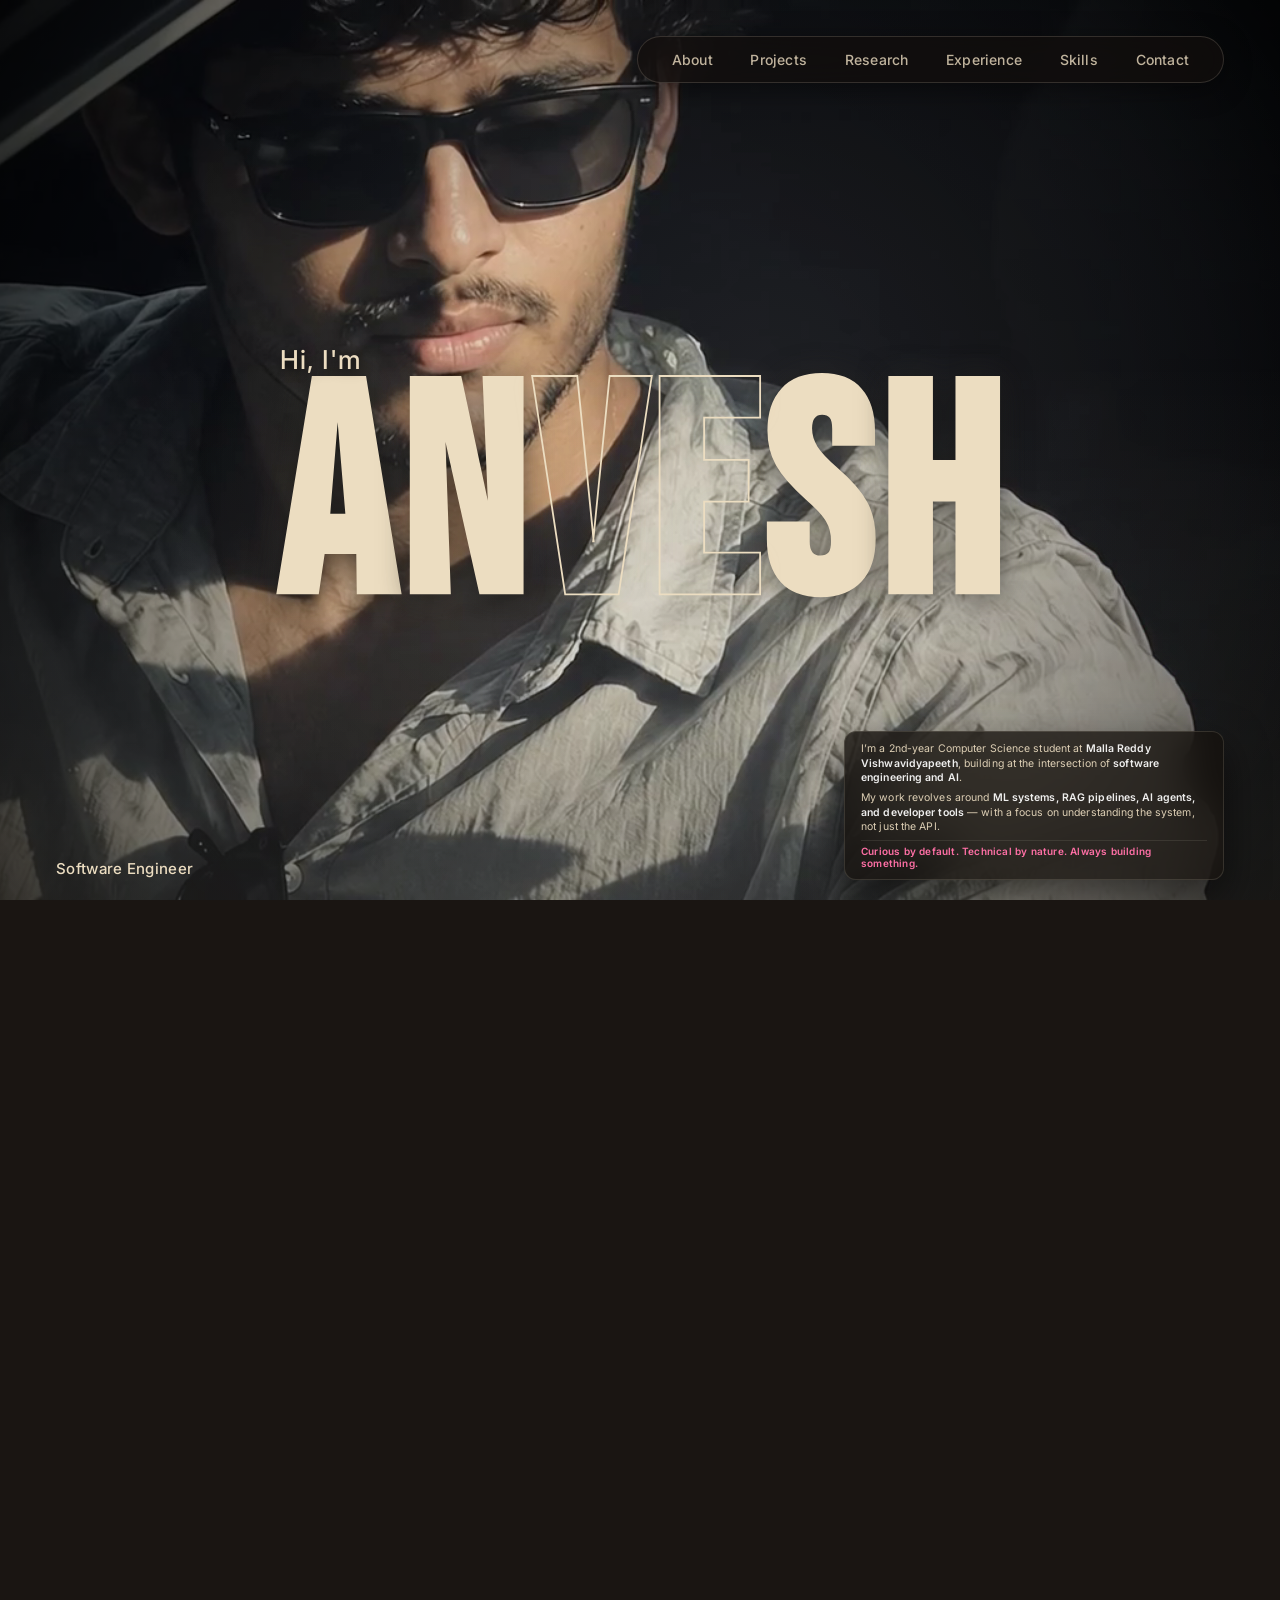
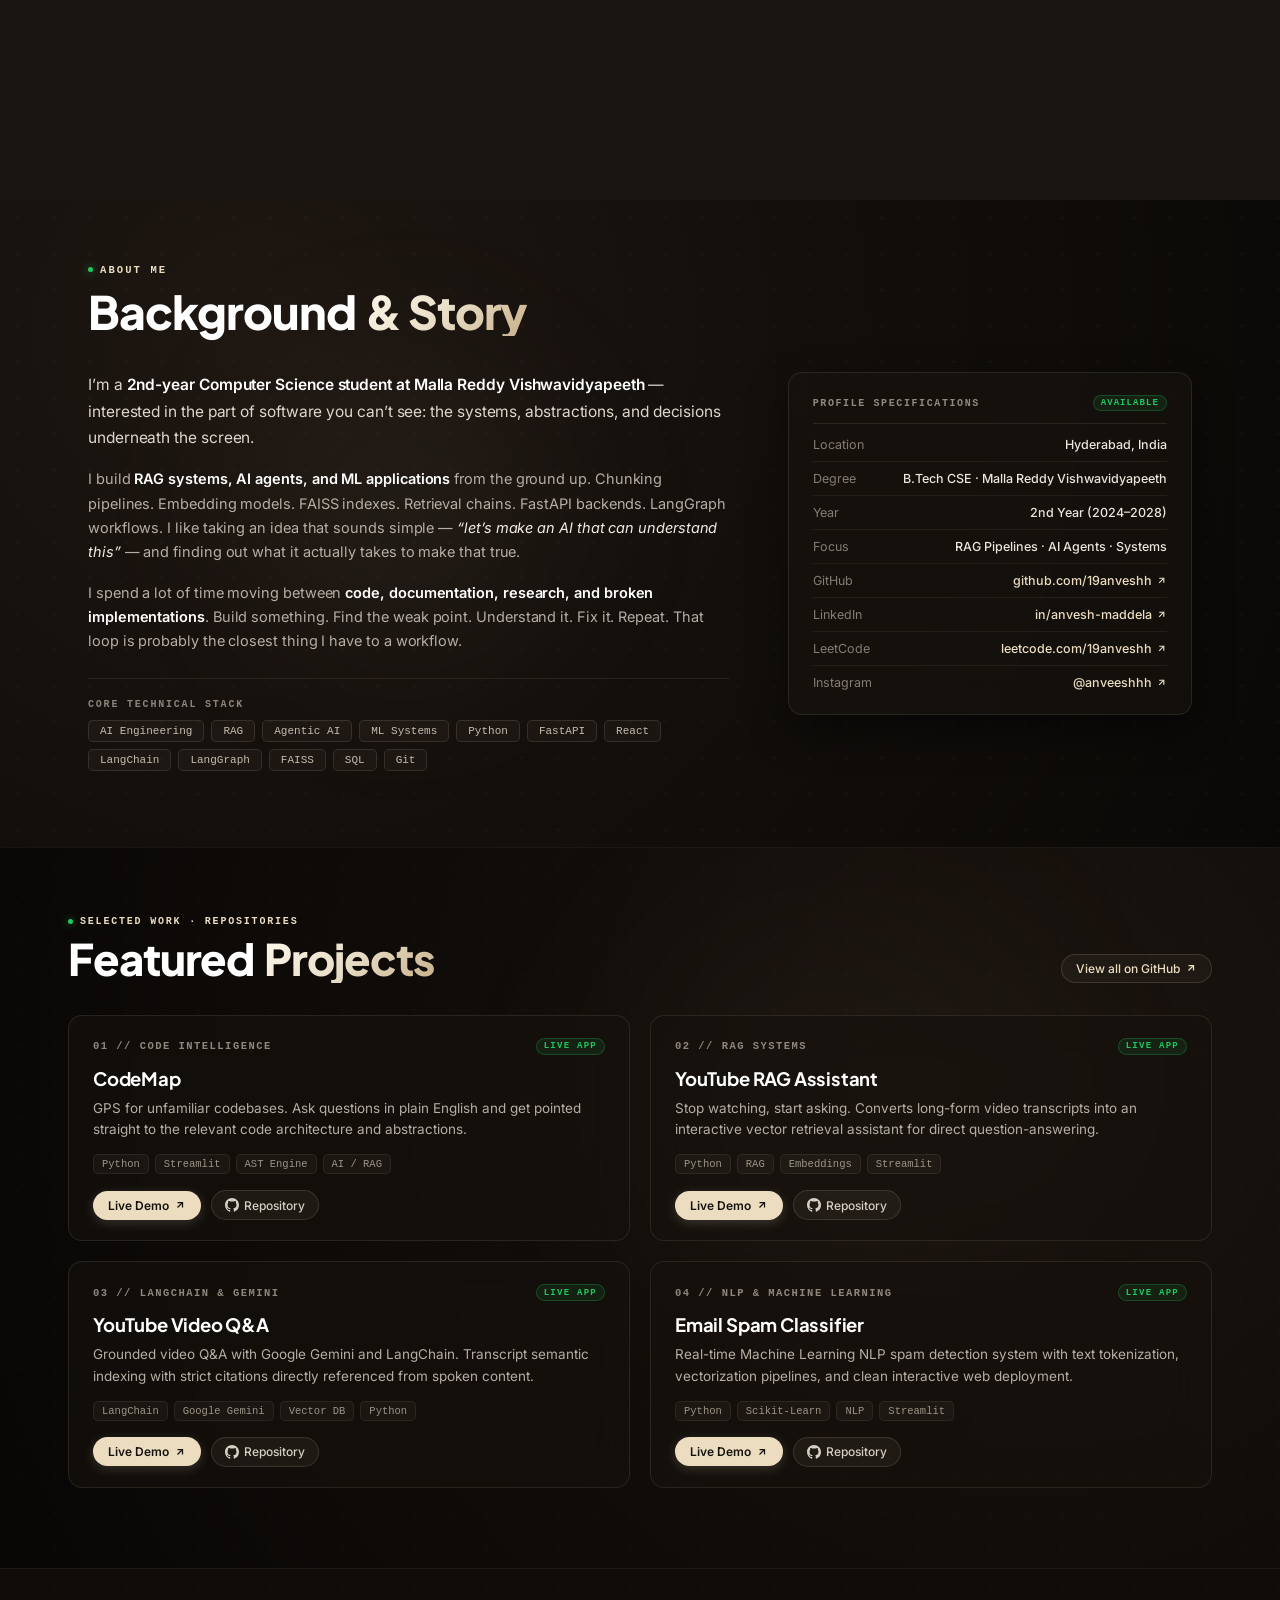
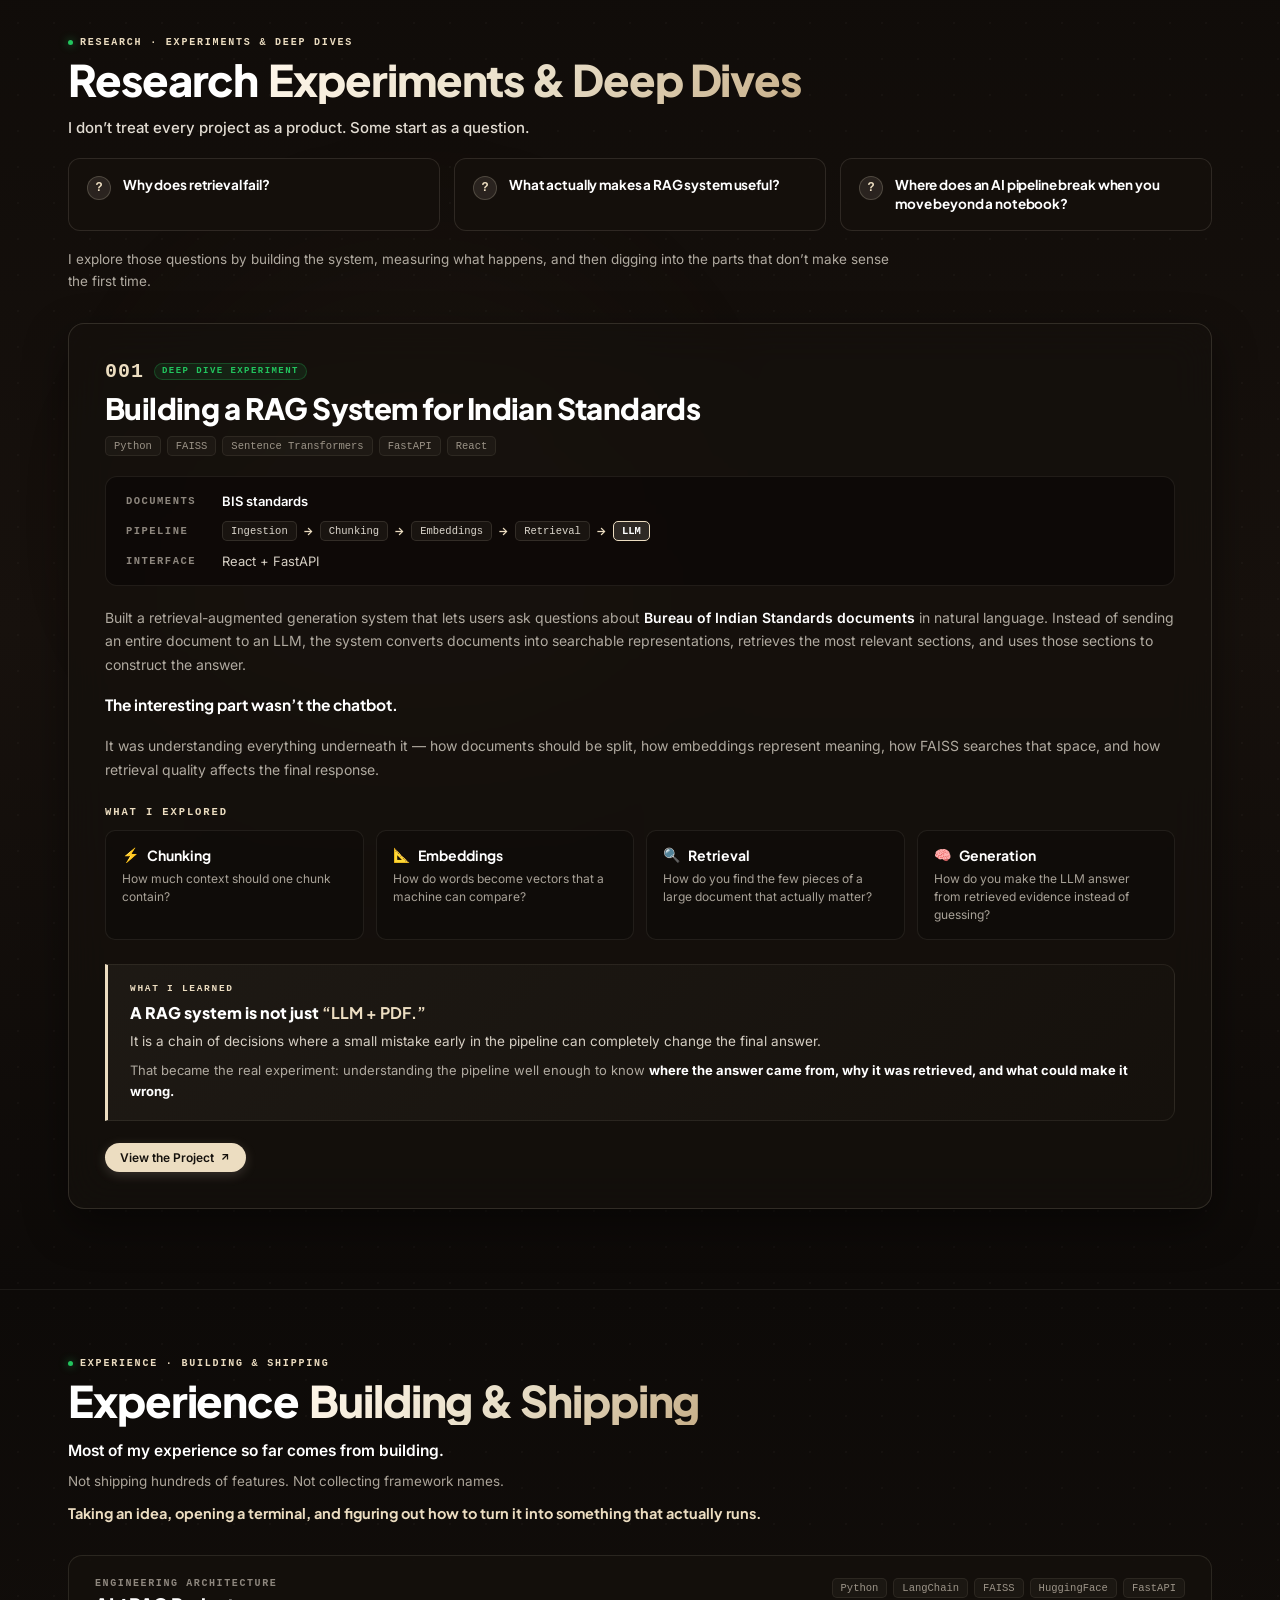
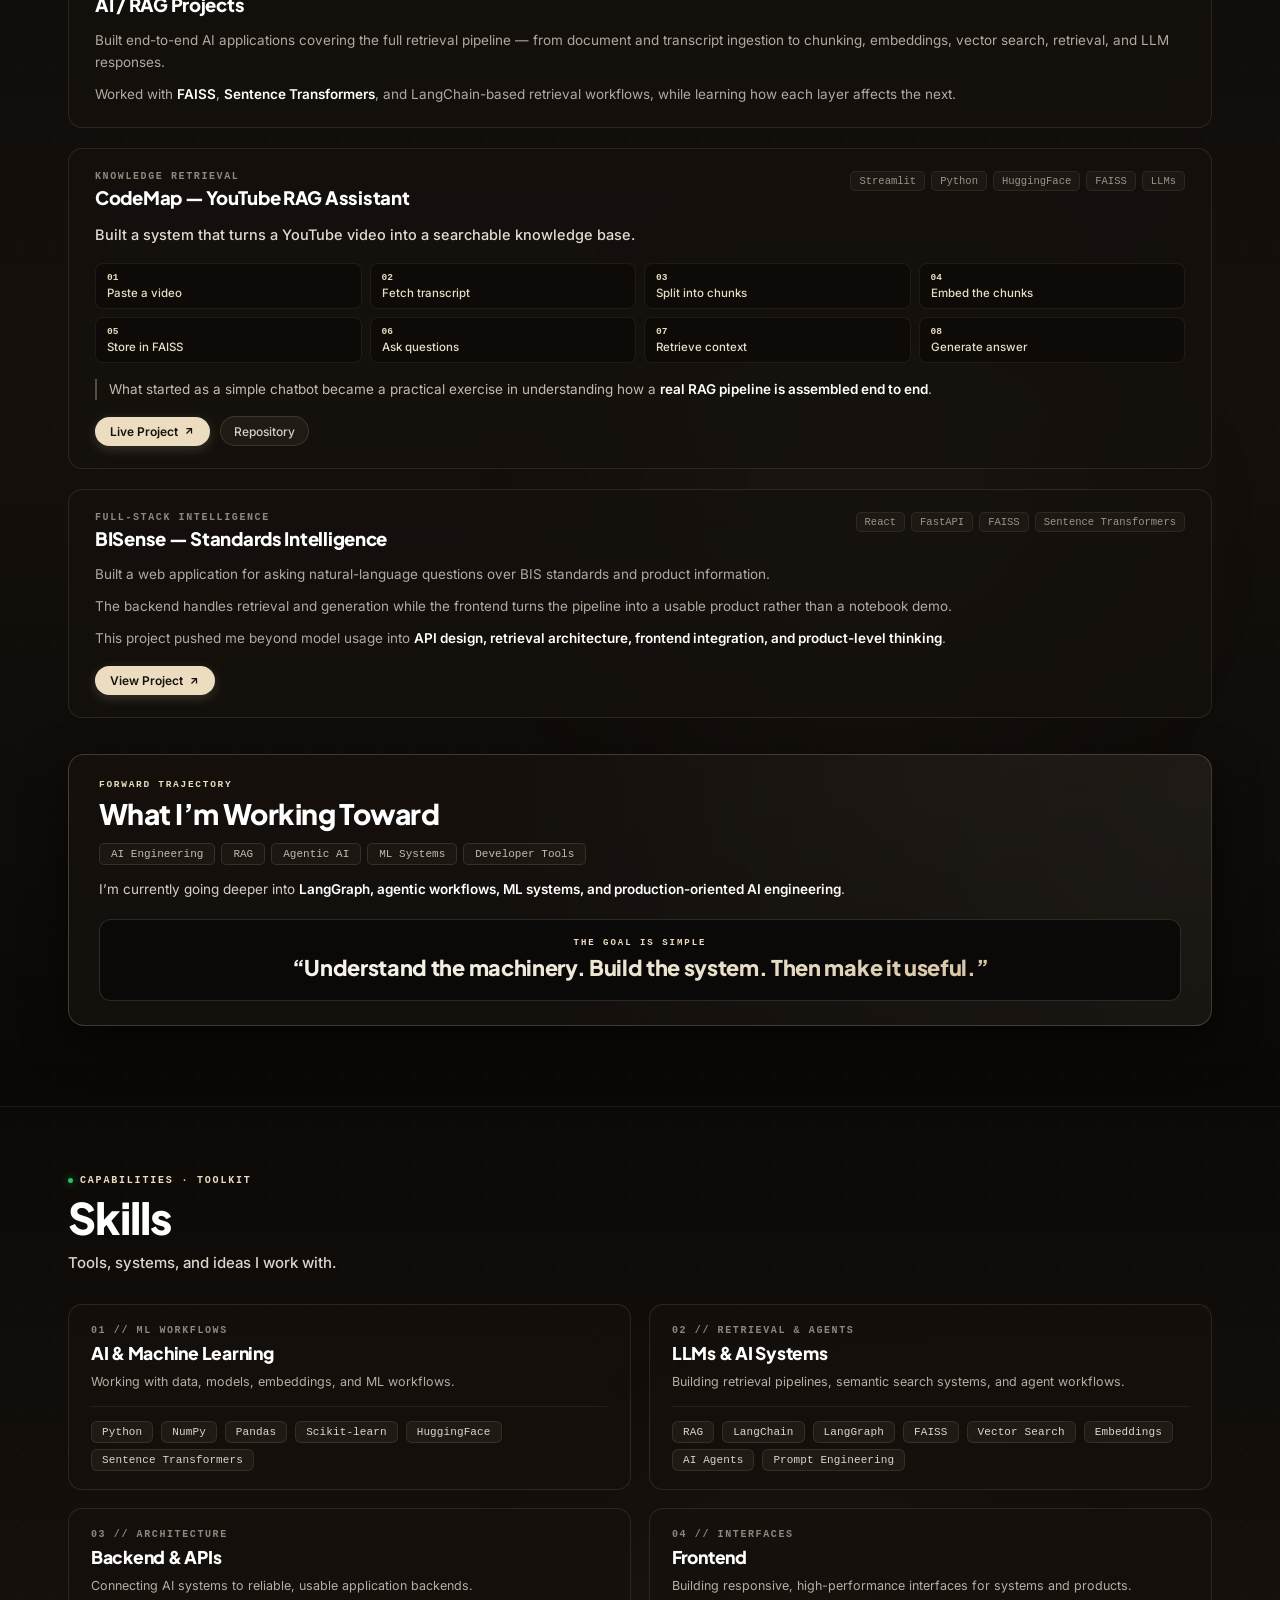
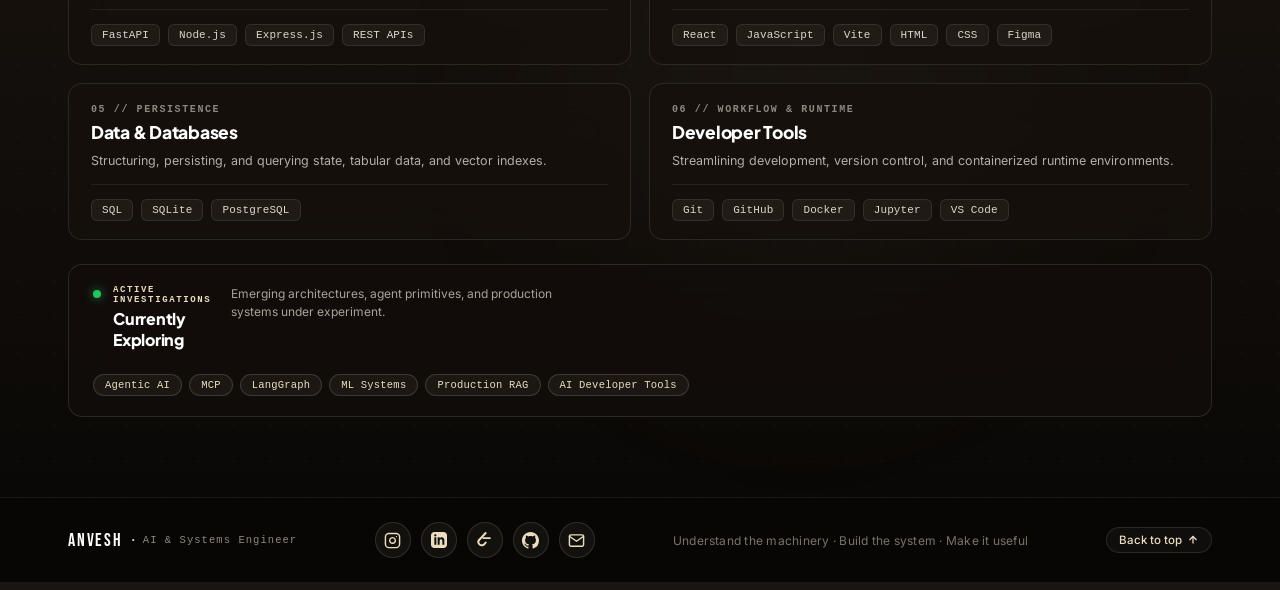
<file: index.html>
<!DOCTYPE html>
<html lang="en">
<head>
  <meta charset="UTF-8">
  <meta name="viewport" content="width=device-width, initial-scale=1.0">
  <title>Anvesh - Portfolio</title>
  <link rel="stylesheet" href="style.css">
  <link rel="preconnect" href="https://fonts.googleapis.com">
  <link rel="preconnect" href="https://fonts.gstatic.com" crossorigin>
  <link href="https://fonts.googleapis.com/css2?family=Bebas+Neue&family=Plus+Jakarta+Sans:wght@400;500;600;700;800&family=Inter:wght@400;500;600;700&display=swap" rel="stylesheet">
</head>
<body>

  <!-- Bespoke Preloader -->
  <div id="loader" class="loader-overlay">
    <div class="loader-content">
      <div class="loader-drop-wrapper">
        <h2 class="loader-message">Sorry for late , I'm finally Here</h2>
      </div>
      <div class="loader-bar-container">
        <div id="loaderBar" class="loader-bar"></div>
      </div>
    </div>
  </div>

  <!-- Top Scrub Progress Indicator -->
  <div id="progressBar" class="scrub-progress"></div>

  <!-- Scroll Container -->
  <main class="scroll-container" id="scrollContainer">
    <div class="sticky-frame">
      <!-- Background Canvas (Video Frames) -->
      <canvas id="canvas"></canvas>

      <!-- Vignette Overlay for Depth & High Readability -->
      <div class="vignette-overlay"></div>

      <!-- Dynamic Ambient Light / Color Layer Matching Video Tone -->
      <div class="ambient-glow" id="ambientGlow"></div>

      <!-- Portfolio UI Components Layer (Exact match from reference design) -->
      <div class="portfolio-overlay" id="portfolioOverlay">
        
        <!-- Top Header Row with Menu Navigation -->
        <header class="portfolio-header">
          <!-- Top Navigation on the Right Side -->
          <nav class="top-nav" aria-label="Main Navigation">
            <a href="#about" class="nav-item">About</a>
            <a href="#projects" class="nav-item">Projects</a>
            <a href="#research" class="nav-item">Research</a>
            <a href="#experience" class="nav-item">Experience</a>
            <a href="#skills" class="nav-item">Skills</a>
            <a href="#contact" class="nav-item">Contact</a>
          </nav>
        </header>

        <!-- Center Giant Hero Title with Left-Aligned "Hi I'm" and Split Stroke/Fill -->
        <div class="hero-center">
          <div class="hero-intro-wrapper" id="heroIntroWrapper">
            <span class="hero-greeting">Hi, I'm</span>
            <h1 class="portfolio-title" id="portfolioTitle">
              <span class="char solid">A</span><span class="char solid">N</span><span class="char outline">V</span><span class="char outline">E</span><span class="char solid">S</span><span class="char solid">H</span>
            </h1>
          </div>
        </div>

        <!-- Bottom Row in Hero Overlay -->
        <footer class="portfolio-footer">
          <div class="creator-name">Software Engineer</div>

          <!-- Bio Hook (Replacing www.proskills.digital) -->
          <div class="bio-hook" id="bioHook">
            <p class="bio-text">
              I’m a 2nd-year Computer Science student at <strong>Malla Reddy Vishwavidyapeeth</strong>, building at the intersection of <strong>software engineering and AI</strong>.
            </p>
            <p class="bio-text">
              My work revolves around <strong>ML systems, RAG pipelines, AI agents, and developer tools</strong> — with a focus on understanding the system, not just the API.
            </p>
            <p class="bio-highlight">
              Curious by default. Technical by nature. Always building something.
            </p>
          </div>
        </footer>

      </div>


    </div>
  </main>

  <!-- Bespoke Engineering About Section -->
  <section class="about-section" id="about">
    <!-- Ambient Warm Luxury Gradient Backdrop -->
    <div class="about-ambient-glow"></div>
    <div class="about-grid-overlay"></div>

    <!-- Content Container -->
    <div class="about-container">
      
      <!-- Eyebrow + Modern Architectural Heading -->
      <div class="about-header-block">
        <div class="about-eyebrow">
          <span class="eyebrow-indicator"></span>
          <span>ABOUT ME</span>
        </div>
        <h2 class="about-heading">
          Background <span class="heading-champagne">&amp; Story</span>
        </h2>
      </div>

      <!-- Two-Column Bespoke Editorial Layout -->
      <div class="about-grid">
        
        <!-- Left Column: Narrative Story + Technical Stack Chips -->
        <div class="about-narrative-col">
          <p class="about-paragraph lead">
            I’m a <strong>2nd-year Computer Science student at Malla Reddy Vishwavidyapeeth</strong> — interested in the part of software you can’t see: the systems, abstractions, and decisions underneath the screen.
          </p>

          <p class="about-paragraph">
            I build <strong>RAG systems, AI agents, and ML applications</strong> from the ground up. Chunking pipelines. Embedding models. FAISS indexes. Retrieval chains. FastAPI backends. LangGraph workflows. I like taking an idea that sounds simple — <em>“let’s make an AI that can understand this”</em> — and finding out what it actually takes to make that true.
          </p>

          <p class="about-paragraph">
            I spend a lot of time moving between <strong>code, documentation, research, and broken implementations</strong>. Build something. Find the weak point. Understand it. Fix it. Repeat. That loop is probably the closest thing I have to a workflow.
          </p>

          <!-- Technical Capabilities & Tools -->
          <div class="tech-capabilities-block">
            <span class="tech-capabilities-title">CORE TECHNICAL STACK</span>
            <div class="tech-tags-cloud">
              <span class="tech-chip">AI Engineering</span>
              <span class="tech-chip">RAG</span>
              <span class="tech-chip">Agentic AI</span>
              <span class="tech-chip">ML Systems</span>
              <span class="tech-chip">Python</span>
              <span class="tech-chip">FastAPI</span>
              <span class="tech-chip">React</span>
              <span class="tech-chip">LangChain</span>
              <span class="tech-chip">LangGraph</span>
              <span class="tech-chip">FAISS</span>
              <span class="tech-chip">SQL</span>
              <span class="tech-chip">Git</span>
            </div>
          </div>
        </div>

        <!-- Right Column: Profile Specs & Fast Facts Card -->
        <aside class="about-meta-col">
          <div class="meta-card">
            <div class="meta-card-header">
              <span class="meta-card-title">PROFILE SPECIFICATIONS</span>
              <span class="meta-card-status">AVAILABLE</span>
            </div>
            
            <div class="meta-row">
              <span class="meta-label">Location</span>
              <span class="meta-value">Hyderabad, India</span>
            </div>

            <div class="meta-row">
              <span class="meta-label">Degree</span>
              <span class="meta-value">B.Tech CSE · Malla Reddy Vishwavidyapeeth</span>
            </div>

            <div class="meta-row">
              <span class="meta-label">Year</span>
              <span class="meta-value">2nd Year (2024–2028)</span>
            </div>

            <div class="meta-row">
              <span class="meta-label">Focus</span>
              <span class="meta-value">RAG Pipelines · AI Agents · Systems</span>
            </div>

            <div class="meta-row">
              <span class="meta-label">GitHub</span>
              <a href="https://github.com/19anveshh" target="_blank" rel="noopener noreferrer" class="meta-link-luxury">
                <span>github.com/19anveshh</span>
                <svg width="11" height="11" viewBox="0 0 24 24" fill="none" stroke="currentColor" stroke-width="2.5">
                  <line x1="7" y1="17" x2="17" y2="7"></line>
                  <polyline points="7 7 17 7 17 17"></polyline>
                </svg>
              </a>
            </div>

            <div class="meta-row">
              <span class="meta-label">LinkedIn</span>
              <a href="https://www.linkedin.com/in/anvesh-maddela-1ab036362/" target="_blank" rel="noopener noreferrer" class="meta-link-luxury">
                <span>in/anvesh-maddela</span>
                <svg width="11" height="11" viewBox="0 0 24 24" fill="none" stroke="currentColor" stroke-width="2.5">
                  <line x1="7" y1="17" x2="17" y2="7"></line>
                  <polyline points="7 7 17 7 17 17"></polyline>
                </svg>
              </a>
            </div>

            <div class="meta-row">
              <span class="meta-label">LeetCode</span>
              <a href="https://leetcode.com/u/19anveshh/" target="_blank" rel="noopener noreferrer" class="meta-link-luxury">
                <span>leetcode.com/19anveshh</span>
                <svg width="11" height="11" viewBox="0 0 24 24" fill="none" stroke="currentColor" stroke-width="2.5">
                  <line x1="7" y1="17" x2="17" y2="7"></line>
                  <polyline points="7 7 17 7 17 17"></polyline>
                </svg>
              </a>
            </div>

            <div class="meta-row">
              <span class="meta-label">Instagram</span>
              <a href="https://instagram.com/anveeshhh" target="_blank" rel="noopener noreferrer" class="meta-link-luxury">
                <span>@anveeshhh</span>
                <svg width="11" height="11" viewBox="0 0 24 24" fill="none" stroke="currentColor" stroke-width="2.5">
                  <line x1="7" y1="17" x2="17" y2="7"></line>
                  <polyline points="7 7 17 7 17 17"></polyline>
                </svg>
              </a>
            </div>

          </div>
        </aside>

      </div>

    </div>
  </section>

  <!-- Featured Projects Section (Top 4 Repositories) -->
  <section class="projects-section" id="projects">
    <div class="projects-ambient-glow"></div>
    <div class="projects-grid-overlay"></div>

    <div class="projects-container">
      
      <!-- Section Header -->
      <div class="projects-header-block">
        <div class="projects-eyebrow">
          <span class="eyebrow-indicator"></span>
          <span>SELECTED WORK · REPOSITORIES</span>
        </div>
        <div class="projects-header-row">
          <h2 class="projects-heading">
            Featured <span class="heading-champagne">Projects</span>
          </h2>
          <a href="https://github.com/19anveshh" target="_blank" rel="noopener noreferrer" class="view-github-all">
            <span>View all on GitHub</span>
            <svg width="12" height="12" viewBox="0 0 24 24" fill="none" stroke="currentColor" stroke-width="2.5">
              <line x1="7" y1="17" x2="17" y2="7"></line>
              <polyline points="7 7 17 7 17 17"></polyline>
            </svg>
          </a>
        </div>
      </div>

      <!-- Projects Grid (Top 4 Repositories) -->
      <div class="projects-grid">
        
        <!-- Project 1: CodeMap -->
        <article class="project-card">
          <div class="project-card-top">
            <span class="project-tag">01 // CODE INTELLIGENCE</span>
            <span class="project-badge">LIVE APP</span>
          </div>

          <h3 class="project-title">CodeMap</h3>
          <p class="project-desc">
            GPS for unfamiliar codebases. Ask questions in plain English and get pointed straight to the relevant code architecture and abstractions.
          </p>

          <div class="project-stack">
            <span class="stack-tag">Python</span>
            <span class="stack-tag">Streamlit</span>
            <span class="stack-tag">AST Engine</span>
            <span class="stack-tag">AI / RAG</span>
          </div>

          <div class="project-actions">
            <a href="https://codemap-ai.streamlit.app/" target="_blank" rel="noopener noreferrer" class="btn-demo">
              <span>Live Demo</span>
              <svg width="12" height="12" viewBox="0 0 24 24" fill="none" stroke="currentColor" stroke-width="2.5">
                <line x1="7" y1="17" x2="17" y2="7"></line>
                <polyline points="7 7 17 7 17 17"></polyline>
              </svg>
            </a>
            <a href="https://github.com/19anveshh/CodeMap" target="_blank" rel="noopener noreferrer" class="btn-github">
              <svg width="14" height="14" viewBox="0 0 24 24" fill="currentColor">
                <path d="M12 0C5.37 0 0 5.37 0 12c0 5.31 3.435 9.795 8.205 11.385.6.105.825-.255.825-.57 0-.285-.015-1.23-.015-2.235-3.015.555-3.795-.735-4.035-1.41-.135-.345-.72-1.41-1.23-1.695-.42-.225-1.02-.78-.015-.795.945-.015 1.62.87 1.845 1.23 1.08 1.815 2.805 1.305 3.495.99.105-.78.42-1.305.765-1.605-2.67-.3-5.46-1.335-5.46-5.925 0-1.305.465-2.385 1.23-3.225-.12-.3-.54-1.53.12-3.18 0 0 1.005-.315 3.3 1.23.96-.27 1.98-.405 3-.405s2.04.135 3 .405c2.295-1.56 3.3-1.23 3.3-1.23.66 1.65.24 2.88.12 3.18.765.84 1.23 1.905 1.23 3.225 0 4.605-2.805 5.625-5.475 5.925.435.375.81 1.095.81 2.22 0 1.605-.015 2.895-.015 3.3 0 .315.225.69.825.57A12.02 12.02 0 0024 12c0-6.63-5.37-12-12-12z"/>
              </svg>
              <span>Repository</span>
            </a>
          </div>
        </article>

        <!-- Project 2: YouTube RAG Assistant -->
        <article class="project-card">
          <div class="project-card-top">
            <span class="project-tag">02 // RAG SYSTEMS</span>
            <span class="project-badge">LIVE APP</span>
          </div>

          <h3 class="project-title">YouTube RAG Assistant</h3>
          <p class="project-desc">
            Stop watching, start asking. Converts long-form video transcripts into an interactive vector retrieval assistant for direct question-answering.
          </p>

          <div class="project-stack">
            <span class="stack-tag">Python</span>
            <span class="stack-tag">RAG</span>
            <span class="stack-tag">Embeddings</span>
            <span class="stack-tag">Streamlit</span>
          </div>

          <div class="project-actions">
            <a href="https://youtube-rag-assistant-anu.streamlit.app/" target="_blank" rel="noopener noreferrer" class="btn-demo">
              <span>Live Demo</span>
              <svg width="12" height="12" viewBox="0 0 24 24" fill="none" stroke="currentColor" stroke-width="2.5">
                <line x1="7" y1="17" x2="17" y2="7"></line>
                <polyline points="7 7 17 7 17 17"></polyline>
              </svg>
            </a>
            <a href="https://github.com/19anveshh/youtube-rag-assistant" target="_blank" rel="noopener noreferrer" class="btn-github">
              <svg width="14" height="14" viewBox="0 0 24 24" fill="currentColor">
                <path d="M12 0C5.37 0 0 5.37 0 12c0 5.31 3.435 9.795 8.205 11.385.6.105.825-.255.825-.57 0-.285-.015-1.23-.015-2.235-3.015.555-3.795-.735-4.035-1.41-.135-.345-.72-1.41-1.23-1.695-.42-.225-1.02-.78-.015-.795.945-.015 1.62.87 1.845 1.23 1.08 1.815 2.805 1.305 3.495.99.105-.78.42-1.305.765-1.605-2.67-.3-5.46-1.335-5.46-5.925 0-1.305.465-2.385 1.23-3.225-.12-.3-.54-1.53.12-3.18 0 0 1.005-.315 3.3 1.23.96-.27 1.98-.405 3-.405s2.04.135 3 .405c2.295-1.56 3.3-1.23 3.3-1.23.66 1.65.24 2.88.12 3.18.765.84 1.23 1.905 1.23 3.225 0 4.605-2.805 5.625-5.475 5.925.435.375.81 1.095.81 2.22 0 1.605-.015 2.895-.015 3.3 0 .315.225.69.825.57A12.02 12.02 0 0024 12c0-6.63-5.37-12-12-12z"/>
              </svg>
              <span>Repository</span>
            </a>
          </div>
        </article>

        <!-- Project 3: YouTube Video Q&A (RAG) -->
        <article class="project-card">
          <div class="project-card-top">
            <span class="project-tag">03 // LANGCHAIN & GEMINI</span>
            <span class="project-badge">LIVE APP</span>
          </div>

          <h3 class="project-title">YouTube Video Q&amp;A</h3>
          <p class="project-desc">
            Grounded video Q&A with Google Gemini and LangChain. Transcript semantic indexing with strict citations directly referenced from spoken content.
          </p>

          <div class="project-stack">
            <span class="stack-tag">LangChain</span>
            <span class="stack-tag">Google Gemini</span>
            <span class="stack-tag">Vector DB</span>
            <span class="stack-tag">Python</span>
          </div>

          <div class="project-actions">
            <a href="https://youtube-video-app-ragchat.streamlit.app/" target="_blank" rel="noopener noreferrer" class="btn-demo">
              <span>Live Demo</span>
              <svg width="12" height="12" viewBox="0 0 24 24" fill="none" stroke="currentColor" stroke-width="2.5">
                <line x1="7" y1="17" x2="17" y2="7"></line>
                <polyline points="7 7 17 7 17 17"></polyline>
              </svg>
            </a>
            <a href="https://github.com/19anveshh/youtube-video-qa-rag" target="_blank" rel="noopener noreferrer" class="btn-github">
              <svg width="14" height="14" viewBox="0 0 24 24" fill="currentColor">
                <path d="M12 0C5.37 0 0 5.37 0 12c0 5.31 3.435 9.795 8.205 11.385.6.105.825-.255.825-.57 0-.285-.015-1.23-.015-2.235-3.015.555-3.795-.735-4.035-1.41-.135-.345-.72-1.41-1.23-1.695-.42-.225-1.02-.78-.015-.795.945-.015 1.62.87 1.845 1.23 1.08 1.815 2.805 1.305 3.495.99.105-.78.42-1.305.765-1.605-2.67-.3-5.46-1.335-5.46-5.925 0-1.305.465-2.385 1.23-3.225-.12-.3-.54-1.53.12-3.18 0 0 1.005-.315 3.3 1.23.96-.27 1.98-.405 3-.405s2.04.135 3 .405c2.295-1.56 3.3-1.23 3.3-1.23.66 1.65.24 2.88.12 3.18.765.84 1.23 1.905 1.23 3.225 0 4.605-2.805 5.625-5.475 5.925.435.375.81 1.095.81 2.22 0 1.605-.015 2.895-.015 3.3 0 .315.225.69.825.57A12.02 12.02 0 0024 12c0-6.63-5.37-12-12-12z"/>
              </svg>
              <span>Repository</span>
            </a>
          </div>
        </article>

        <!-- Project 4: Email Spam Classifier -->
        <article class="project-card">
          <div class="project-card-top">
            <span class="project-tag">04 // NLP & MACHINE LEARNING</span>
            <span class="project-badge">LIVE APP</span>
          </div>

          <h3 class="project-title">Email Spam Classifier</h3>
          <p class="project-desc">
            Real-time Machine Learning NLP spam detection system with text tokenization, vectorization pipelines, and clean interactive web deployment.
          </p>

          <div class="project-stack">
            <span class="stack-tag">Python</span>
            <span class="stack-tag">Scikit-Learn</span>
            <span class="stack-tag">NLP</span>
            <span class="stack-tag">Streamlit</span>
          </div>

          <div class="project-actions">
            <a href="https://my-email-spam-classifier.streamlit.app/" target="_blank" rel="noopener noreferrer" class="btn-demo">
              <span>Live Demo</span>
              <svg width="12" height="12" viewBox="0 0 24 24" fill="none" stroke="currentColor" stroke-width="2.5">
                <line x1="7" y1="17" x2="17" y2="7"></line>
                <polyline points="7 7 17 7 17 17"></polyline>
              </svg>
            </a>
            <a href="https://github.com/19anveshh/email-spam-classifier" target="_blank" rel="noopener noreferrer" class="btn-github">
              <svg width="14" height="14" viewBox="0 0 24 24" fill="currentColor">
                <path d="M12 0C5.37 0 0 5.37 0 12c0 5.31 3.435 9.795 8.205 11.385.6.105.825-.255.825-.57 0-.285-.015-1.23-.015-2.235-3.015.555-3.795-.735-4.035-1.41-.135-.345-.72-1.41-1.23-1.695-.42-.225-1.02-.78-.015-.795.945-.015 1.62.87 1.845 1.23 1.08 1.815 2.805 1.305 3.495.99.105-.78.42-1.305.765-1.605-2.67-.3-5.46-1.335-5.46-5.925 0-1.305.465-2.385 1.23-3.225-.12-.3-.54-1.53.12-3.18 0 0 1.005-.315 3.3 1.23.96-.27 1.98-.405 3-.405s2.04.135 3 .405c2.295-1.56 3.3-1.23 3.3-1.23.66 1.65.24 2.88.12 3.18.765.84 1.23 1.905 1.23 3.225 0 4.605-2.805 5.625-5.475 5.925.435.375.81 1.095.81 2.22 0 1.605-.015 2.895-.015 3.3 0 .315.225.69.825.57A12.02 12.02 0 0024 12c0-6.63-5.37-12-12-12z"/>
              </svg>
              <span>Repository</span>
            </a>
          </div>
        </article>

      </div>

    </div>
  </section>

  <!-- Research Section -->
  <section class="research-section" id="research">
    <div class="research-ambient-glow"></div>
    <div class="research-grid-overlay"></div>

    <div class="research-container">
      
      <!-- Section Header -->
      <div class="research-header-block">
        <div class="research-eyebrow">
          <span class="eyebrow-indicator"></span>
          <span>RESEARCH · EXPERIMENTS &amp; DEEP DIVES</span>
        </div>
        <h2 class="research-heading">
          Research <span class="heading-champagne">Experiments &amp; Deep Dives</span>
        </h2>
        
        <p class="research-manifesto-intro">
          I don’t treat every project as a product. Some start as a question.
        </p>

        <!-- Core Inquiry Questions Cards -->
        <div class="inquiry-grid">
          <div class="inquiry-card">
            <span class="inquiry-q-mark">?</span>
            <p class="inquiry-text">Why does retrieval fail?</p>
          </div>
          <div class="inquiry-card">
            <span class="inquiry-q-mark">?</span>
            <p class="inquiry-text">What actually makes a RAG system useful?</p>
          </div>
          <div class="inquiry-card">
            <span class="inquiry-q-mark">?</span>
            <p class="inquiry-text">Where does an AI pipeline break when you move beyond a notebook?</p>
          </div>
        </div>

        <p class="research-manifesto-conclusion">
          I explore those questions by building the system, measuring what happens, and then digging into the parts that don’t make sense the first time.
        </p>
      </div>

      <!-- Deep Dive 001 Card -->
      <article class="deep-dive-card">
        <div class="deep-dive-header">
          <div class="deep-dive-index-wrap">
            <span class="deep-dive-number">001</span>
            <span class="deep-dive-badge">DEEP DIVE EXPERIMENT</span>
          </div>
          <h3 class="deep-dive-title">Building a RAG System for Indian Standards</h3>
          <div class="deep-dive-stack">
            <span class="stack-tag">Python</span>
            <span class="stack-tag">FAISS</span>
            <span class="stack-tag">Sentence Transformers</span>
            <span class="stack-tag">FastAPI</span>
            <span class="stack-tag">React</span>
          </div>
        </div>

        <!-- Technical Specification Matrix -->
        <div class="spec-matrix">
          <div class="spec-row">
            <span class="spec-label">Documents</span>
            <span class="spec-value highlight">BIS standards</span>
          </div>
          <div class="spec-row pipeline-spec-row">
            <span class="spec-label">Pipeline</span>
            <div class="pipeline-flow">
              <span class="flow-step">Ingestion</span>
              <span class="flow-arrow">→</span>
              <span class="flow-step">Chunking</span>
              <span class="flow-arrow">→</span>
              <span class="flow-step">Embeddings</span>
              <span class="flow-arrow">→</span>
              <span class="flow-step">Retrieval</span>
              <span class="flow-arrow">→</span>
              <span class="flow-step active-llm">LLM</span>
            </div>
          </div>
          <div class="spec-row">
            <span class="spec-label">Interface</span>
            <span class="spec-value">React + FastAPI</span>
          </div>
        </div>

        <!-- Narrative Story -->
        <div class="deep-dive-narrative">
          <p>
            Built a retrieval-augmented generation system that lets users ask questions about <strong>Bureau of Indian Standards documents</strong> in natural language. Instead of sending an entire document to an LLM, the system converts documents into searchable representations, retrieves the most relevant sections, and uses those sections to construct the answer.
          </p>
          <p class="narrative-emphasis">
            The interesting part wasn’t the chatbot.
          </p>
          <p>
            It was understanding everything underneath it — how documents should be split, how embeddings represent meaning, how FAISS searches that space, and how retrieval quality affects the final response.
          </p>
        </div>

        <!-- What I Explored (4-Card Grid) -->
        <div class="explored-block">
          <h4 class="sub-block-title">WHAT I EXPLORED</h4>
          <div class="explored-grid">
            <div class="explored-card">
              <div class="explored-card-head">
                <span class="explored-icon">⚡</span>
                <span class="explored-title">Chunking</span>
              </div>
              <p class="explored-desc">How much context should one chunk contain?</p>
            </div>

            <div class="explored-card">
              <div class="explored-card-head">
                <span class="explored-icon">📐</span>
                <span class="explored-title">Embeddings</span>
              </div>
              <p class="explored-desc">How do words become vectors that a machine can compare?</p>
            </div>

            <div class="explored-card">
              <div class="explored-card-head">
                <span class="explored-icon">🔍</span>
                <span class="explored-title">Retrieval</span>
              </div>
              <p class="explored-desc">How do you find the few pieces of a large document that actually matter?</p>
            </div>

            <div class="explored-card">
              <div class="explored-card-head">
                <span class="explored-icon">🧠</span>
                <span class="explored-title">Generation</span>
              </div>
              <p class="explored-desc">How do you make the LLM answer from retrieved evidence instead of guessing?</p>
            </div>
          </div>
        </div>

        <!-- What I Learned Callout -->
        <div class="learned-callout">
          <div class="learned-tag">WHAT I LEARNED</div>
          <p class="learned-core">
            A RAG system is not just <strong>“LLM + PDF.”</strong>
          </p>
          <p class="learned-body">
            It is a chain of decisions where a small mistake early in the pipeline can completely change the final answer.
          </p>
          <p class="learned-footer">
            That became the real experiment: understanding the pipeline well enough to know <strong>where the answer came from, why it was retrieved, and what could make it wrong.</strong>
          </p>
        </div>

        <!-- Action CTA -->
        <div class="deep-dive-actions">
          <a href="https://github.com/19anveshh" target="_blank" rel="noopener noreferrer" class="btn-demo">
            <span>View the Project</span>
            <svg width="12" height="12" viewBox="0 0 24 24" fill="none" stroke="currentColor" stroke-width="2.5">
              <line x1="7" y1="17" x2="17" y2="7"></line>
              <polyline points="7 7 17 7 17 17"></polyline>
            </svg>
          </a>
        </div>
      </article>

    </div>
  </section>

  <!-- Experience Section -->
  <section class="experience-section" id="experience">
    <div class="experience-ambient-glow"></div>
    <div class="experience-grid-overlay"></div>

    <div class="experience-container">
      
      <!-- Section Header -->
      <div class="experience-header-block">
        <div class="experience-eyebrow">
          <span class="eyebrow-indicator"></span>
          <span>EXPERIENCE · BUILDING &amp; SHIPPING</span>
        </div>
        <h2 class="experience-heading">
          Experience <span class="heading-champagne">Building &amp; Shipping</span>
        </h2>
        <div class="experience-manifesto">
          <p class="manifesto-lead">Most of my experience so far comes from building.</p>
          <p class="manifesto-sub">Not shipping hundreds of features. Not collecting framework names.</p>
          <p class="manifesto-highlight">Taking an idea, opening a terminal, and figuring out how to turn it into something that actually runs.</p>
        </div>
      </div>

      <!-- Experience Items Timeline / Stream -->
      <div class="experience-stream">
        
        <!-- Item 1: AI / RAG Projects -->
        <article class="experience-card">
          <div class="experience-card-header">
            <div>
              <span class="exp-category">ENGINEERING ARCHITECTURE</span>
              <h3 class="exp-title">AI / RAG Projects</h3>
            </div>
            <div class="exp-stack-tags">
              <span class="stack-tag">Python</span>
              <span class="stack-tag">LangChain</span>
              <span class="stack-tag">FAISS</span>
              <span class="stack-tag">HuggingFace</span>
              <span class="stack-tag">FastAPI</span>
            </div>
          </div>
          <div class="exp-body">
            <p>
              Built end-to-end AI applications covering the full retrieval pipeline — from document and transcript ingestion to chunking, embeddings, vector search, retrieval, and LLM responses.
            </p>
            <p>
              Worked with <strong>FAISS</strong>, <strong>Sentence Transformers</strong>, and LangChain-based retrieval workflows, while learning how each layer affects the next.
            </p>
          </div>
        </article>

        <!-- Item 2: CodeMap — YouTube RAG Assistant -->
        <article class="experience-card">
          <div class="experience-card-header">
            <div>
              <span class="exp-category">KNOWLEDGE RETRIEVAL</span>
              <h3 class="exp-title">CodeMap — YouTube RAG Assistant</h3>
            </div>
            <div class="exp-stack-tags">
              <span class="stack-tag">Streamlit</span>
              <span class="stack-tag">Python</span>
              <span class="stack-tag">HuggingFace</span>
              <span class="stack-tag">FAISS</span>
              <span class="stack-tag">LLMs</span>
            </div>
          </div>
          <div class="exp-body">
            <p class="exp-lead-text">
              Built a system that turns a YouTube video into a searchable knowledge base.
            </p>

            <!-- 8-Step Interactive Execution Flow -->
            <div class="pipeline-steps-grid">
              <div class="pipeline-step"><span class="step-num">01</span><span class="step-label">Paste a video</span></div>
              <div class="pipeline-step"><span class="step-num">02</span><span class="step-label">Fetch transcript</span></div>
              <div class="pipeline-step"><span class="step-num">03</span><span class="step-label">Split into chunks</span></div>
              <div class="pipeline-step"><span class="step-num">04</span><span class="step-label">Embed the chunks</span></div>
              <div class="pipeline-step"><span class="step-num">05</span><span class="step-label">Store in FAISS</span></div>
              <div class="pipeline-step"><span class="step-num">06</span><span class="step-label">Ask questions</span></div>
              <div class="pipeline-step"><span class="step-num">07</span><span class="step-label">Retrieve context</span></div>
              <div class="pipeline-step"><span class="step-num">08</span><span class="step-label">Generate answer</span></div>
            </div>

            <p class="exp-summary-quote">
              What started as a simple chatbot became a practical exercise in understanding how a <strong>real RAG pipeline is assembled end to end</strong>.
            </p>

            <div class="exp-card-actions">
              <a href="https://youtube-rag-assistant-anu.streamlit.app/" target="_blank" rel="noopener noreferrer" class="btn-demo">
                <span>Live Project</span>
                <svg width="12" height="12" viewBox="0 0 24 24" fill="none" stroke="currentColor" stroke-width="2.5">
                  <line x1="7" y1="17" x2="17" y2="7"></line>
                  <polyline points="7 7 17 7 17 17"></polyline>
                </svg>
              </a>
              <a href="https://github.com/19anveshh/youtube-rag-assistant" target="_blank" rel="noopener noreferrer" class="btn-github">
                <span>Repository</span>
              </a>
            </div>
          </div>
        </article>

        <!-- Item 3: BISense — Standards Intelligence -->
        <article class="experience-card">
          <div class="experience-card-header">
            <div>
              <span class="exp-category">FULL-STACK INTELLIGENCE</span>
              <h3 class="exp-title">BISense — Standards Intelligence</h3>
            </div>
            <div class="exp-stack-tags">
              <span class="stack-tag">React</span>
              <span class="stack-tag">FastAPI</span>
              <span class="stack-tag">FAISS</span>
              <span class="stack-tag">Sentence Transformers</span>
            </div>
          </div>
          <div class="exp-body">
            <p>
              Built a web application for asking natural-language questions over BIS standards and product information.
            </p>
            <p>
              The backend handles retrieval and generation while the frontend turns the pipeline into a usable product rather than a notebook demo.
            </p>
            <p>
              This project pushed me beyond model usage into <strong>API design, retrieval architecture, frontend integration, and product-level thinking</strong>.
            </p>
            <div class="exp-card-actions">
              <a href="https://github.com/19anveshh" target="_blank" rel="noopener noreferrer" class="btn-demo">
                <span>View Project</span>
                <svg width="12" height="12" viewBox="0 0 24 24" fill="none" stroke="currentColor" stroke-width="2.5">
                  <line x1="7" y1="17" x2="17" y2="7"></line>
                  <polyline points="7 7 17 7 17 17"></polyline>
                </svg>
              </a>
            </div>
          </div>
        </article>

        <!-- Item 4: What I’m Working Toward (Vision Banner) -->
        <div class="vision-banner">
          <div class="vision-banner-top">
            <span class="vision-eyebrow">FORWARD TRAJECTORY</span>
            <h3 class="vision-title">What I’m Working Toward</h3>
          </div>

          <div class="vision-tags-row">
            <span class="tech-chip">AI Engineering</span>
            <span class="tech-chip">RAG</span>
            <span class="tech-chip">Agentic AI</span>
            <span class="tech-chip">ML Systems</span>
            <span class="tech-chip">Developer Tools</span>
          </div>

          <p class="vision-narrative">
            I’m currently going deeper into <strong>LangGraph, agentic workflows, ML systems, and production-oriented AI engineering</strong>.
          </p>

          <div class="vision-quote-box">
            <span class="vision-quote-label">THE GOAL IS SIMPLE</span>
            <p class="vision-quote-text">
              “Understand the machinery. Build the system. Then make it useful.”
            </p>
          </div>
        </div>

      </div>

    </div>
  </section>

  <!-- Bespoke Engineering Skills Section -->
  <section class="skills-section" id="skills">
    <div class="skills-ambient-glow"></div>
    <div class="skills-grid-overlay"></div>

    <div class="skills-container">
      
      <!-- Section Header -->
      <div class="skills-header-block">
        <div class="skills-eyebrow">
          <span class="eyebrow-indicator"></span>
          <span>CAPABILITIES · TOOLKIT</span>
        </div>
        <h2 class="skills-heading">Skills</h2>
        <p class="skills-subheading">Tools, systems, and ideas I work with.</p>
      </div>

      <!-- Categories Grid (2-Column Spacious Editorial) -->
      <div class="skills-categories-grid">
        
        <!-- Category 1: AI & Machine Learning -->
        <article class="skills-card">
          <div class="skills-card-header">
            <span class="skills-cat-index">01 // ML WORKFLOWS</span>
            <h3 class="skills-cat-title">AI &amp; Machine Learning</h3>
          </div>
          <p class="skills-cat-desc">
            Working with data, models, embeddings, and ML workflows.
          </p>
          <div class="skills-toolkit">
            <span class="toolkit-item">Python</span>
            <span class="toolkit-item">NumPy</span>
            <span class="toolkit-item">Pandas</span>
            <span class="toolkit-item">Scikit-learn</span>
            <span class="toolkit-item">HuggingFace</span>
            <span class="toolkit-item">Sentence Transformers</span>
          </div>
        </article>

        <!-- Category 2: LLMs & AI Systems -->
        <article class="skills-card">
          <div class="skills-card-header">
            <span class="skills-cat-index">02 // RETRIEVAL &amp; AGENTS</span>
            <h3 class="skills-cat-title">LLMs &amp; AI Systems</h3>
          </div>
          <p class="skills-cat-desc">
            Building retrieval pipelines, semantic search systems, and agent workflows.
          </p>
          <div class="skills-toolkit">
            <span class="toolkit-item">RAG</span>
            <span class="toolkit-item">LangChain</span>
            <span class="toolkit-item">LangGraph</span>
            <span class="toolkit-item">FAISS</span>
            <span class="toolkit-item">Vector Search</span>
            <span class="toolkit-item">Embeddings</span>
            <span class="toolkit-item">AI Agents</span>
            <span class="toolkit-item">Prompt Engineering</span>
          </div>
        </article>

        <!-- Category 3: Backend & APIs -->
        <article class="skills-card">
          <div class="skills-card-header">
            <span class="skills-cat-index">03 // ARCHITECTURE</span>
            <h3 class="skills-cat-title">Backend &amp; APIs</h3>
          </div>
          <p class="skills-cat-desc">
            Connecting AI systems to reliable, usable application backends.
          </p>
          <div class="skills-toolkit">
            <span class="toolkit-item">FastAPI</span>
            <span class="toolkit-item">Node.js</span>
            <span class="toolkit-item">Express.js</span>
            <span class="toolkit-item">REST APIs</span>
          </div>
        </article>

        <!-- Category 4: Frontend -->
        <article class="skills-card">
          <div class="skills-card-header">
            <span class="skills-cat-index">04 // INTERFACES</span>
            <h3 class="skills-cat-title">Frontend</h3>
          </div>
          <p class="skills-cat-desc">
            Building responsive, high-performance interfaces for systems and products.
          </p>
          <div class="skills-toolkit">
            <span class="toolkit-item">React</span>
            <span class="toolkit-item">JavaScript</span>
            <span class="toolkit-item">Vite</span>
            <span class="toolkit-item">HTML</span>
            <span class="toolkit-item">CSS</span>
            <span class="toolkit-item">Figma</span>
          </div>
        </article>

        <!-- Category 5: Data & Databases -->
        <article class="skills-card">
          <div class="skills-card-header">
            <span class="skills-cat-index">05 // PERSISTENCE</span>
            <h3 class="skills-cat-title">Data &amp; Databases</h3>
          </div>
          <p class="skills-cat-desc">
            Structuring, persisting, and querying state, tabular data, and vector indexes.
          </p>
          <div class="skills-toolkit">
            <span class="toolkit-item">SQL</span>
            <span class="toolkit-item">SQLite</span>
            <span class="toolkit-item">PostgreSQL</span>
          </div>
        </article>

        <!-- Category 6: Developer Tools -->
        <article class="skills-card">
          <div class="skills-card-header">
            <span class="skills-cat-index">06 // WORKFLOW &amp; RUNTIME</span>
            <h3 class="skills-cat-title">Developer Tools</h3>
          </div>
          <p class="skills-cat-desc">
            Streamlining development, version control, and containerized runtime environments.
          </p>
          <div class="skills-toolkit">
            <span class="toolkit-item">Git</span>
            <span class="toolkit-item">GitHub</span>
            <span class="toolkit-item">Docker</span>
            <span class="toolkit-item">Jupyter</span>
            <span class="toolkit-item">VS Code</span>
          </div>
        </article>

      </div>

      <!-- Separate Subtle Section: Currently Exploring -->
      <div class="currently-exploring-panel">
        <div class="exploring-header">
          <div class="exploring-pulse-indicator"></div>
          <div class="exploring-titles">
            <span class="exploring-eyebrow">ACTIVE INVESTIGATIONS</span>
            <h3 class="exploring-title">Currently Exploring</h3>
          </div>
          <p class="exploring-note">
            Emerging architectures, agent primitives, and production systems under experiment.
          </p>
        </div>

        <div class="exploring-items-wrap">
          <span class="exploring-chip">Agentic AI</span>
          <span class="exploring-chip">MCP</span>
          <span class="exploring-chip">LangGraph</span>
          <span class="exploring-chip">ML Systems</span>
          <span class="exploring-chip">Production RAG</span>
          <span class="exploring-chip">AI Developer Tools</span>
        </div>
      </div>

    </div>
  </section>

  <!-- Site End Footer -->
  <footer class="site-end-footer" id="contact">
    <div class="site-end-container">
      <div class="site-end-brand">
        <span class="brand-name">ANVESH</span>
        <span class="brand-dot">·</span>
        <span class="brand-spec">AI &amp; Systems Engineer</span>
      </div>

      <!-- Social & Contact Action Buttons (Icons Only) -->
      <div class="contact-social-bar" aria-label="Social and Contact Profiles">
        <a href="https://instagram.com/anveeshhh" target="_blank" rel="noopener noreferrer" class="social-btn" title="Instagram (@anveeshhh)" aria-label="Instagram">
          <svg width="17" height="17" viewBox="0 0 24 24" fill="none" stroke="currentColor" stroke-width="2" stroke-linecap="round" stroke-linejoin="round">
            <rect x="2" y="2" width="20" height="20" rx="5" ry="5"></rect>
            <path d="M16 11.37A4 4 0 1 1 12.63 8 4 4 0 0 1 16 11.37z"></path>
            <line x1="17.5" y1="6.5" x2="17.51" y2="6.5"></line>
          </svg>
        </a>

        <a href="https://www.linkedin.com/in/anvesh-maddela-1ab036362/" target="_blank" rel="noopener noreferrer" class="social-btn" title="LinkedIn (Anvesh Maddela)" aria-label="LinkedIn">
          <svg width="16" height="16" viewBox="0 0 24 24" fill="currentColor">
            <path d="M19 0h-14c-2.761 0-5 2.239-5 5v14c0 2.761 2.239 5 5 5h14c2.762 0 5-2.239 5-5v-14c0-2.761-2.238-5-5-5zm-11 19h-3v-11h3v11zm-1.5-12.268c-.966 0-1.75-.79-1.75-1.764s.784-1.764 1.75-1.764 1.75.79 1.75 1.764-.783 1.764-1.75 1.764zm13.5 12.268h-3v-5.604c0-3.368-4-3.113-4 0v5.604h-3v-11h3v1.765c1.396-2.586 7-2.777 7 2.476v6.759z"/>
          </svg>
        </a>

        <a href="https://leetcode.com/u/19anveshh/" target="_blank" rel="noopener noreferrer" class="social-btn" title="LeetCode (@19anveshh)" aria-label="LeetCode">
          <svg width="17" height="17" viewBox="0 0 24 24" fill="currentColor">
            <path d="M13.483 0a1.374 1.374 0 0 0-.961.438L7.116 6.226l-3.854 4.126a5.266 5.266 0 0 0-1.209 2.104 5.35 5.35 0 0 0-.125.513 5.527 5.527 0 0 0 .062 2.362 5.83 5.83 0 0 0 .349 1.017 5.938 5.938 0 0 0 4.818 3.662 5.894 5.894 0 0 0 3.343-.39 5.928 5.928 0 0 0 2.378-1.742l1.984-2.247a1.37 1.37 0 0 0-.25-1.928 1.374 1.374 0 0 0-1.933.242l-1.974 2.237a3.19 3.19 0 0 1-1.293.947 3.205 3.205 0 0 1-1.815.213 3.186 3.186 0 0 1-2.593-1.977 3.14 3.14 0 0 1-.188-.553 3.01 3.01 0 0 1-.035-1.29 3.1 3.1 0 0 1 .656-1.144l3.864-4.137 5.41-5.792a1.379 1.379 0 0 0-.248-1.933A1.373 1.373 0 0 0 13.483 0zm-2.88 7.283a1.391 1.391 0 0 0-1.385 1.386 1.39 1.39 0 0 0 1.386 1.385h8.905a1.39 1.39 0 0 0 1.386-1.385 1.39 1.39 0 0 0-1.386-1.386h-8.905z"/>
          </svg>
        </a>

        <a href="https://github.com/19anveshh" target="_blank" rel="noopener noreferrer" class="social-btn" title="GitHub (@19anveshh)" aria-label="GitHub">
          <svg width="17" height="17" viewBox="0 0 24 24" fill="currentColor">
            <path d="M12 0C5.37 0 0 5.37 0 12c0 5.31 3.435 9.795 8.205 11.385.6.105.825-.255.825-.57 0-.285-.015-1.23-.015-2.235-3.015.555-3.795-.735-4.035-1.41-.135-.345-.72-1.41-1.23-1.695-.42-.225-1.02-.78-.015-.795.945-.015 1.62.87 1.845 1.23 1.08 1.815 2.805 1.305 3.495.99.105-.78.42-1.305.765-1.605-2.67-.3-5.46-1.335-5.46-5.925 0-1.305.465-2.385 1.23-3.225-.12-.3-.54-1.53.12-3.18 0 0 1.005-.315 3.3 1.23.96-.27 1.98-.405 3-.405s2.04.135 3 .405c2.295-1.56 3.3-1.23 3.3-1.23.66 1.65.24 2.88.12 3.18.765.84 1.23 1.905 1.23 3.225 0 4.605-2.805 5.625-5.475 5.925.435.375.81 1.095.81 2.22 0 1.605-.015 2.895-.015 3.3 0 .315.225.69.825.57A12.02 12.02 0 0024 12c0-6.63-5.37-12-12-12z"/>
          </svg>
        </a>

        <a href="mailto:19anveshh@gmail.com" class="social-btn" title="Email (19anveshh@gmail.com)" aria-label="Email">
          <svg width="17" height="17" viewBox="0 0 24 24" fill="none" stroke="currentColor" stroke-width="2" stroke-linecap="round" stroke-linejoin="round">
            <path d="M4 4h16c1.1 0 2 .9 2 2v12c0 1.1-.9 2-2 2H4c-1.1 0-2-.9-2-2V6c0-1.1.9-2 2-2z"></path>
            <polyline points="22,6 12,13 2,6"></polyline>
          </svg>
        </a>
      </div>

      <p class="site-end-quote">Understand the machinery · Build the system · Make it useful</p>
      <a href="#scrollContainer" class="back-to-top">
        <span>Back to top</span>
        <svg width="12" height="12" viewBox="0 0 24 24" fill="none" stroke="currentColor" stroke-width="2.5">
          <line x1="12" y1="19" x2="12" y2="5"></line>
          <polyline points="5 12 12 5 19 12"></polyline>
        </svg>
      </a>
    </div>
  </footer>

  <script src="script.js"></script>
</body>
</html>
</file>
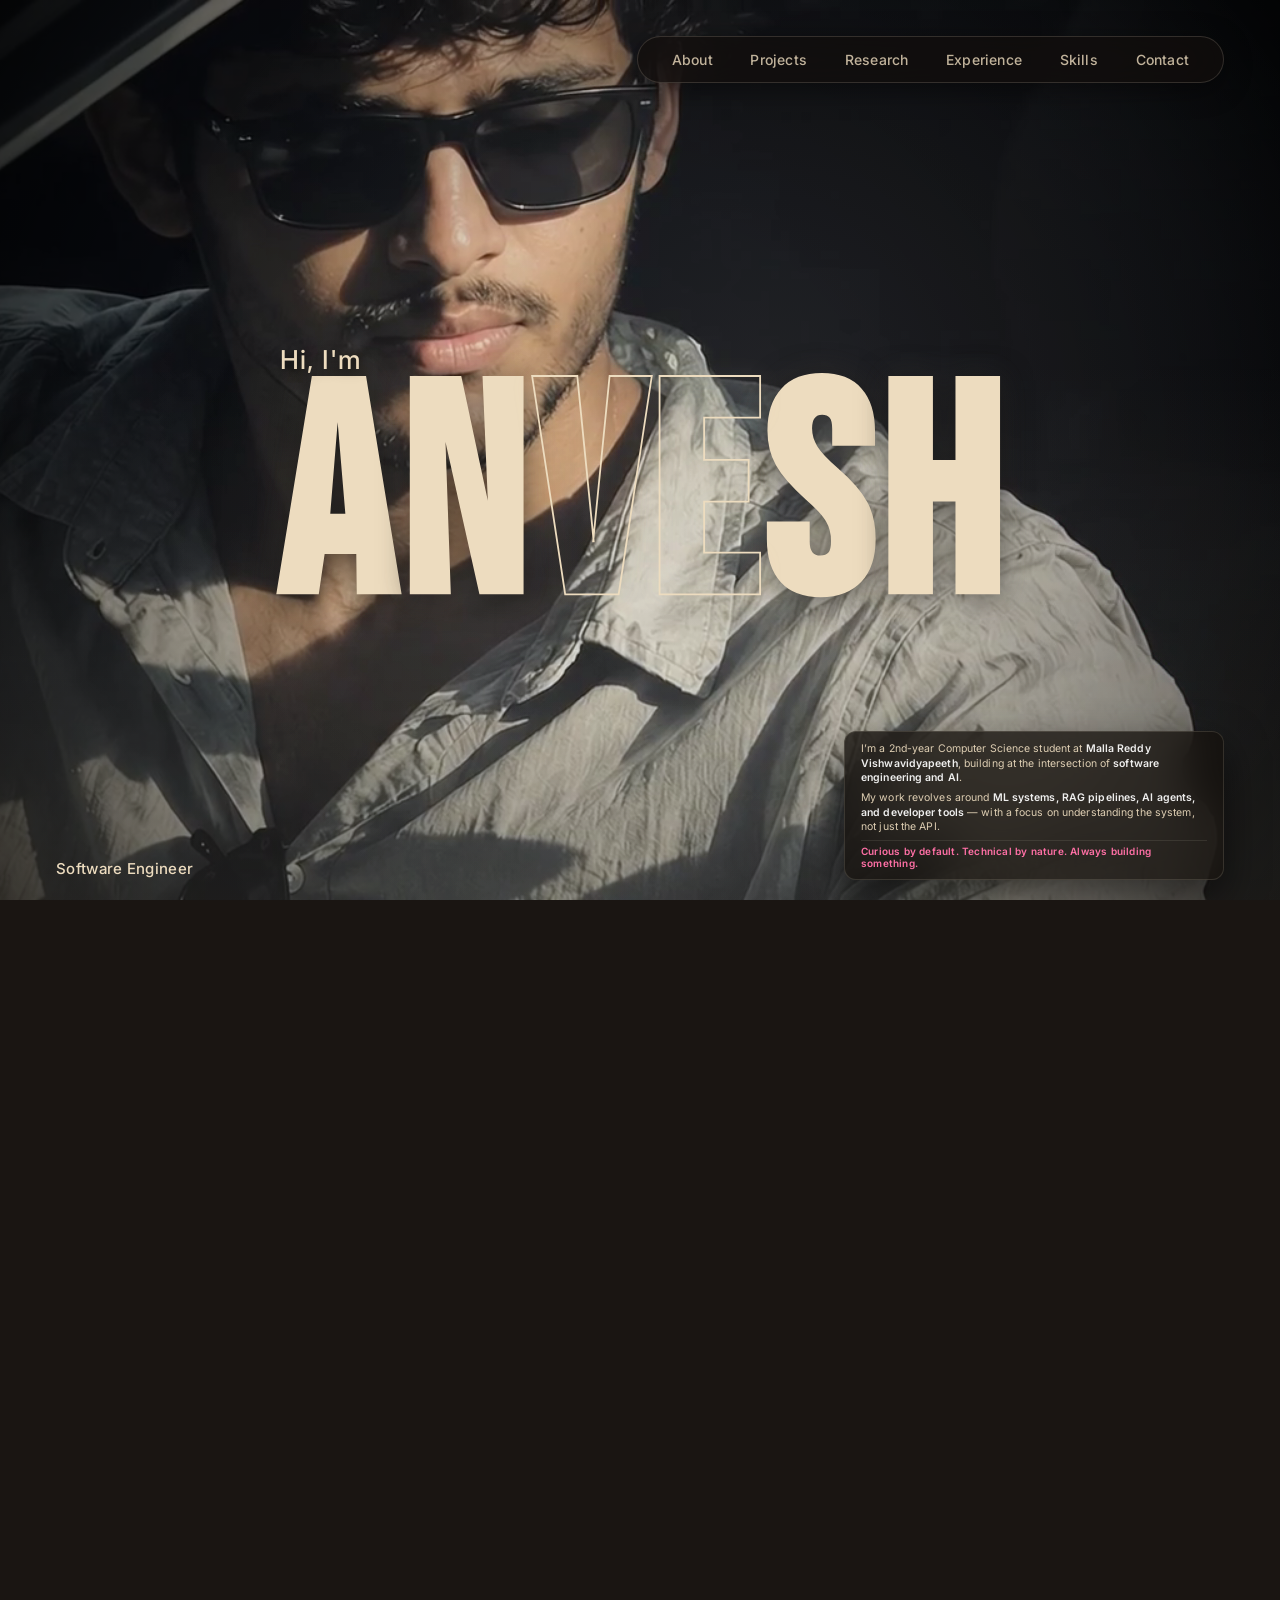
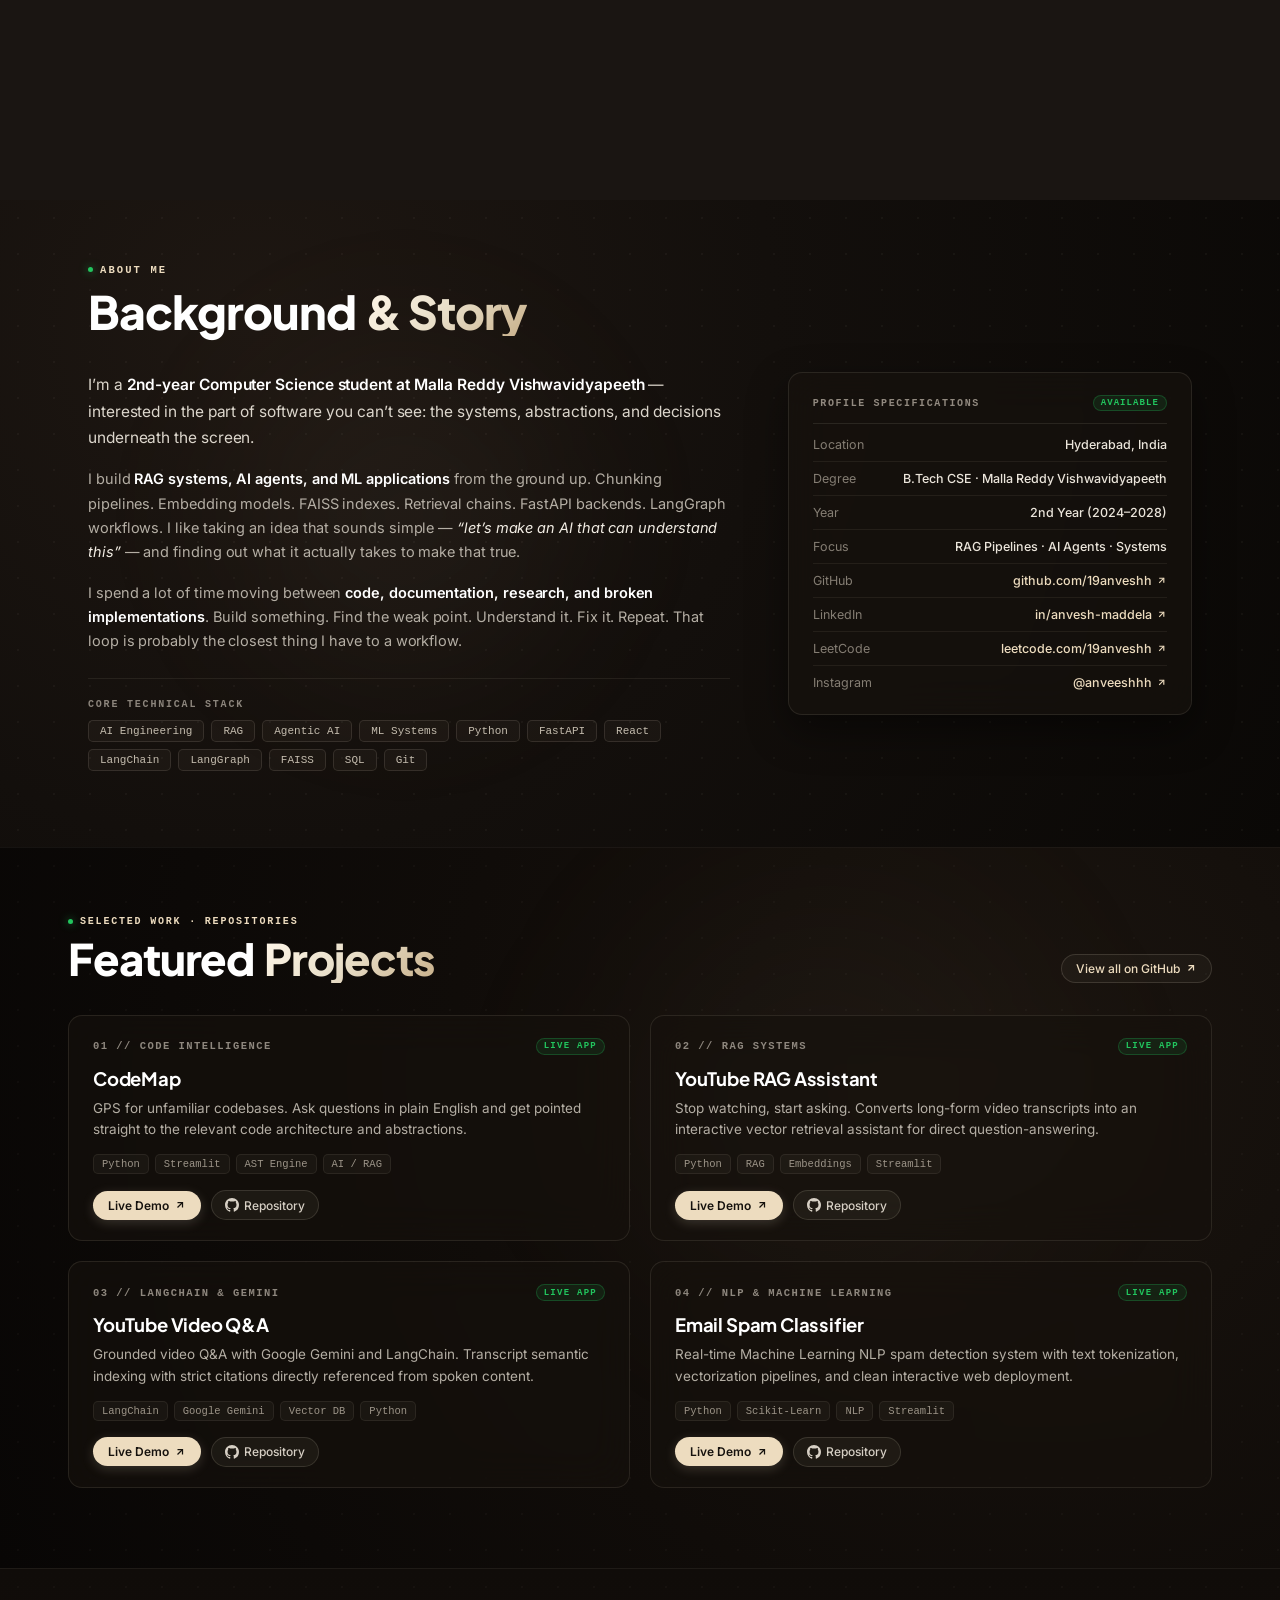
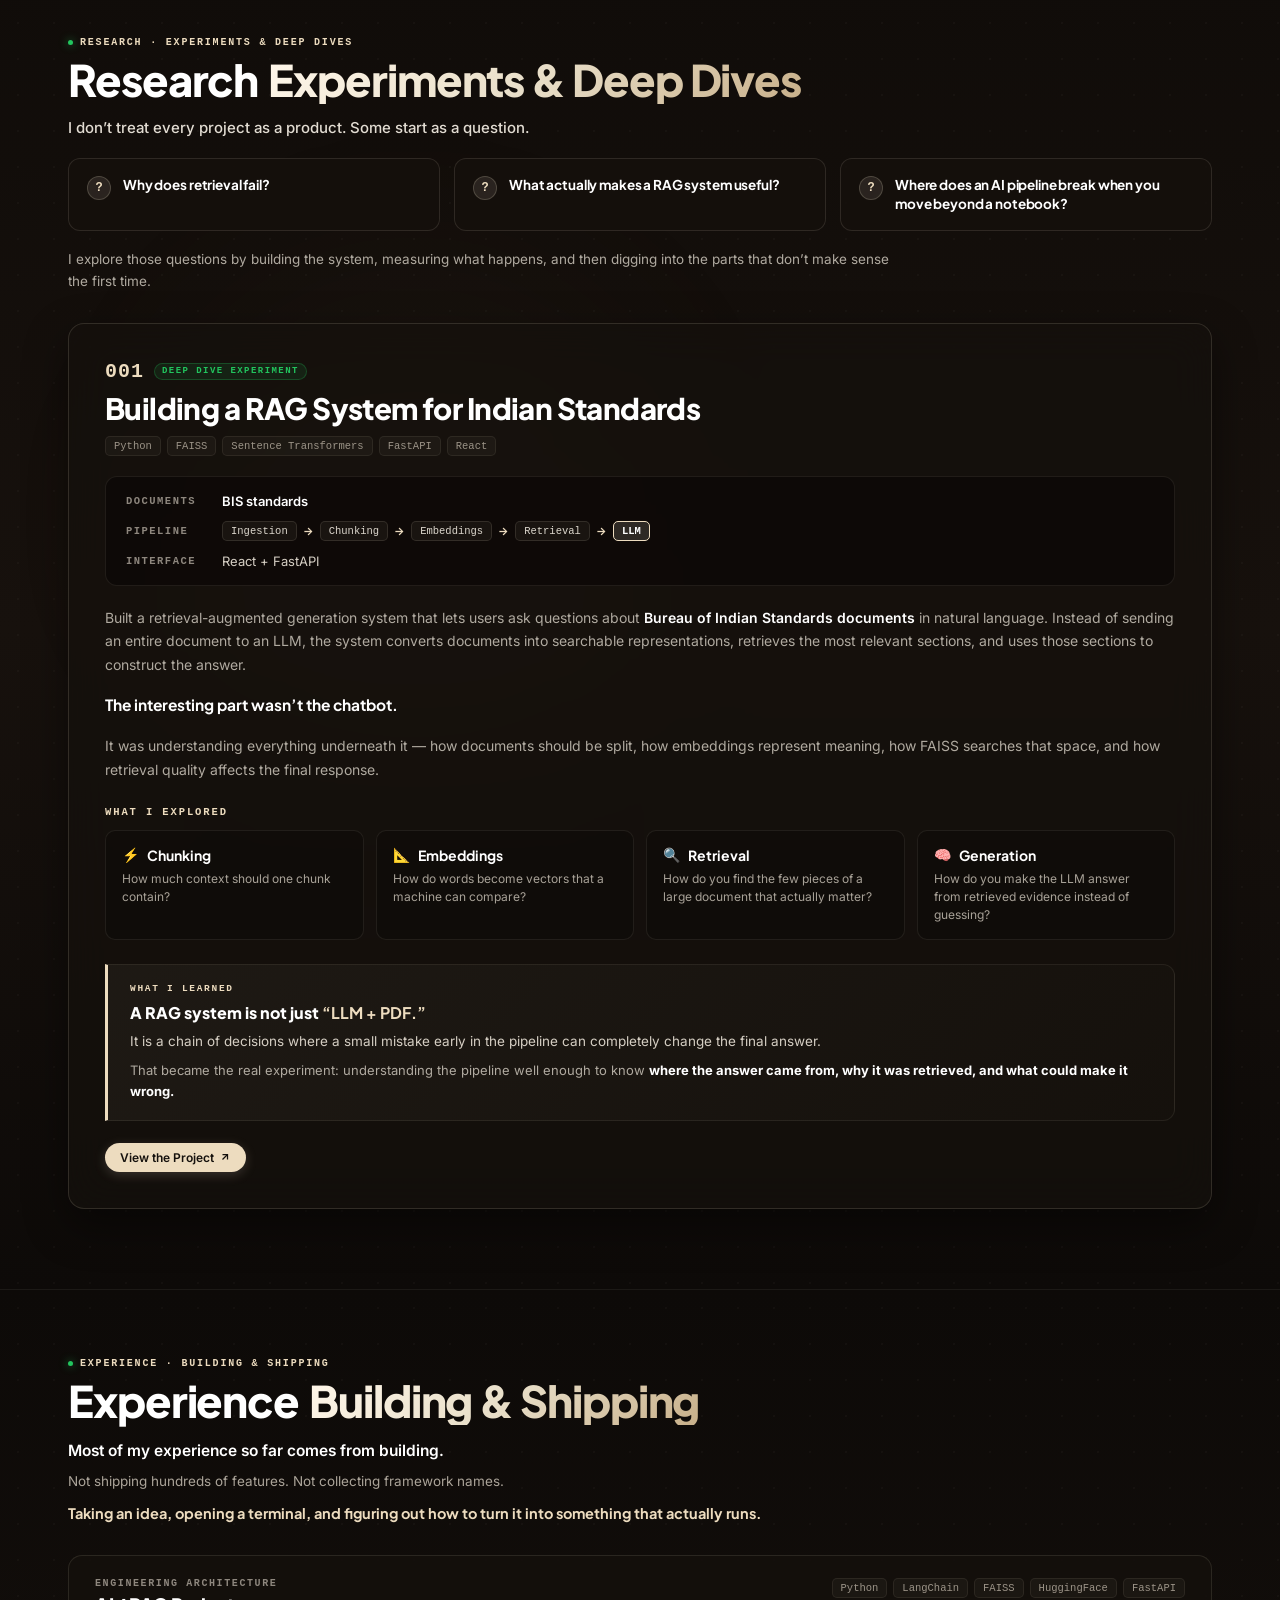
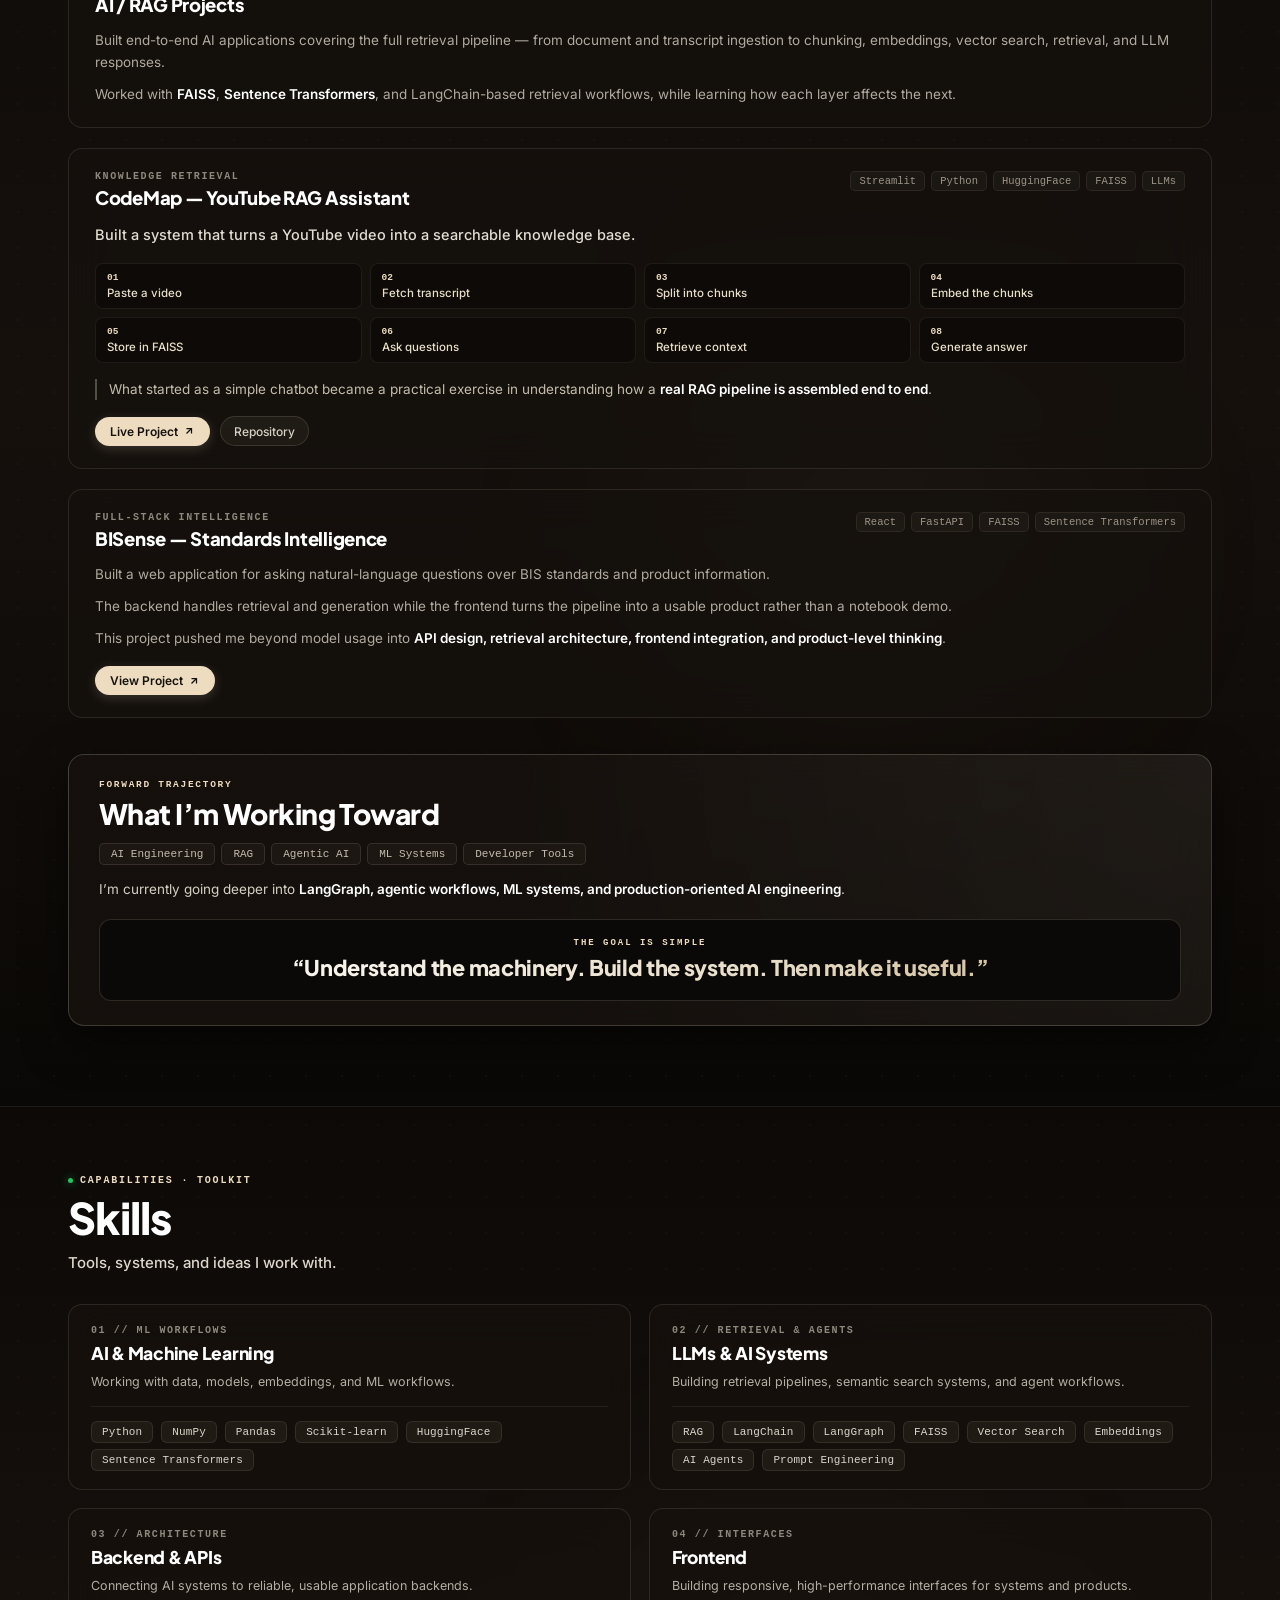
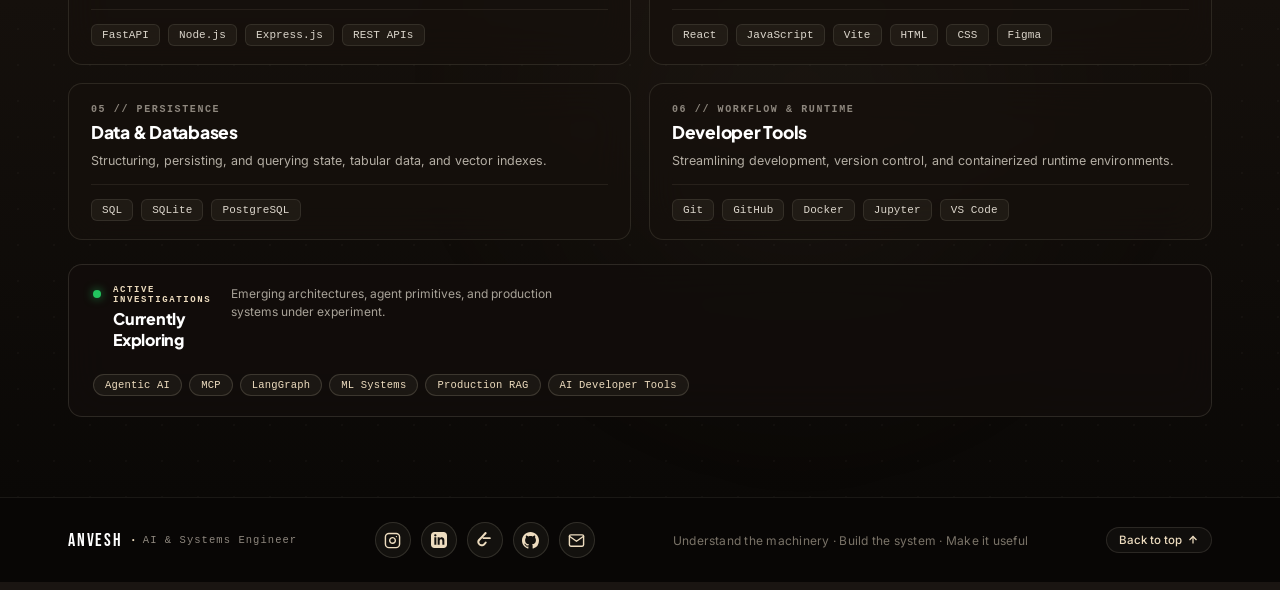
<file: html.html>
<!DOCTYPE html>
<html lang="en">
<head>
  <meta charset="UTF-8">
  <meta name="viewport" content="width=device-width, initial-scale=1.0">
  <title>Anvesh - Portfolio</title>
  <link rel="stylesheet" href="style.css">
  <link rel="preconnect" href="https://fonts.googleapis.com">
  <link rel="preconnect" href="https://fonts.gstatic.com" crossorigin>
  <link href="https://fonts.googleapis.com/css2?family=Bebas+Neue&family=Plus+Jakarta+Sans:wght@400;500;600;700;800&family=Inter:wght@400;500;600;700&display=swap" rel="stylesheet">
</head>
<body>

  <!-- Bespoke Preloader -->
  <div id="loader" class="loader-overlay">
    <div class="loader-content">
      <div class="loader-drop-wrapper">
        <h2 class="loader-message">Sorry for late , I'm finally Here</h2>
      </div>
      <div class="loader-bar-container">
        <div id="loaderBar" class="loader-bar"></div>
      </div>
    </div>
  </div>

  <!-- Top Scrub Progress Indicator -->
  <div id="progressBar" class="scrub-progress"></div>

  <!-- Scroll Container -->
  <main class="scroll-container" id="scrollContainer">
    <div class="sticky-frame">
      <!-- Background Canvas (Video Frames) -->
      <canvas id="canvas"></canvas>

      <!-- Vignette Overlay for Depth & High Readability -->
      <div class="vignette-overlay"></div>

      <!-- Dynamic Ambient Light / Color Layer Matching Video Tone -->
      <div class="ambient-glow" id="ambientGlow"></div>

      <!-- Portfolio UI Components Layer (Exact match from reference design) -->
      <div class="portfolio-overlay" id="portfolioOverlay">
        
        <!-- Top Header Row with Menu Navigation -->
        <header class="portfolio-header">
          <!-- Top Navigation on the Right Side -->
          <nav class="top-nav" aria-label="Main Navigation">
            <a href="#about" class="nav-item">About</a>
            <a href="#projects" class="nav-item">Projects</a>
            <a href="#research" class="nav-item">Research</a>
            <a href="#experience" class="nav-item">Experience</a>
            <a href="#skills" class="nav-item">Skills</a>
            <a href="#contact" class="nav-item">Contact</a>
          </nav>
        </header>

        <!-- Center Giant Hero Title with Left-Aligned "Hi I'm" and Split Stroke/Fill -->
        <div class="hero-center">
          <div class="hero-intro-wrapper" id="heroIntroWrapper">
            <span class="hero-greeting">Hi, I'm</span>
            <h1 class="portfolio-title" id="portfolioTitle">
              <span class="char solid">A</span><span class="char solid">N</span><span class="char outline">V</span><span class="char outline">E</span><span class="char solid">S</span><span class="char solid">H</span>
            </h1>
          </div>
        </div>

        <!-- Bottom Row in Hero Overlay -->
        <footer class="portfolio-footer">
          <div class="creator-name">Software Engineer</div>

          <!-- Bio Hook (Replacing www.proskills.digital) -->
          <div class="bio-hook" id="bioHook">
            <p class="bio-text">
              I’m a 2nd-year Computer Science student at <strong>Malla Reddy Vishwavidyapeeth</strong>, building at the intersection of <strong>software engineering and AI</strong>.
            </p>
            <p class="bio-text">
              My work revolves around <strong>ML systems, RAG pipelines, AI agents, and developer tools</strong> — with a focus on understanding the system, not just the API.
            </p>
            <p class="bio-highlight">
              Curious by default. Technical by nature. Always building something.
            </p>
          </div>
        </footer>

      </div>



    </div>
  </main>

  <!-- Bespoke Engineering About Section -->
  <section class="about-section" id="about">
    <!-- Ambient Warm Luxury Gradient Backdrop -->
    <div class="about-ambient-glow"></div>
    <div class="about-grid-overlay"></div>

    <!-- Content Container -->
    <div class="about-container">
      
      <!-- Eyebrow + Modern Architectural Heading -->
      <div class="about-header-block">
        <div class="about-eyebrow">
          <span class="eyebrow-indicator"></span>
          <span>ABOUT ME</span>
        </div>
        <h2 class="about-heading">
          Background <span class="heading-champagne">&amp; Story</span>
        </h2>
      </div>

      <!-- Two-Column Bespoke Editorial Layout -->
      <div class="about-grid">
        
        <!-- Left Column: Narrative Story + Technical Stack Chips -->
        <div class="about-narrative-col">
          <p class="about-paragraph lead">
            I’m a <strong>2nd-year Computer Science student at Malla Reddy Vishwavidyapeeth</strong> — interested in the part of software you can’t see: the systems, abstractions, and decisions underneath the screen.
          </p>

          <p class="about-paragraph">
            I build <strong>RAG systems, AI agents, and ML applications</strong> from the ground up. Chunking pipelines. Embedding models. FAISS indexes. Retrieval chains. FastAPI backends. LangGraph workflows. I like taking an idea that sounds simple — <em>“let’s make an AI that can understand this”</em> — and finding out what it actually takes to make that true.
          </p>

          <p class="about-paragraph">
            I spend a lot of time moving between <strong>code, documentation, research, and broken implementations</strong>. Build something. Find the weak point. Understand it. Fix it. Repeat. That loop is probably the closest thing I have to a workflow.
          </p>

          <!-- Technical Capabilities & Tools -->
          <div class="tech-capabilities-block">
            <span class="tech-capabilities-title">CORE TECHNICAL STACK</span>
            <div class="tech-tags-cloud">
              <span class="tech-chip">AI Engineering</span>
              <span class="tech-chip">RAG</span>
              <span class="tech-chip">Agentic AI</span>
              <span class="tech-chip">ML Systems</span>
              <span class="tech-chip">Python</span>
              <span class="tech-chip">FastAPI</span>
              <span class="tech-chip">React</span>
              <span class="tech-chip">LangChain</span>
              <span class="tech-chip">LangGraph</span>
              <span class="tech-chip">FAISS</span>
              <span class="tech-chip">SQL</span>
              <span class="tech-chip">Git</span>
            </div>
          </div>
        </div>

        <!-- Right Column: Profile Specs & Fast Facts Card -->
        <aside class="about-meta-col">
          <div class="meta-card">
            <div class="meta-card-header">
              <span class="meta-card-title">PROFILE SPECIFICATIONS</span>
              <span class="meta-card-status">AVAILABLE</span>
            </div>
            
            <div class="meta-row">
              <span class="meta-label">Location</span>
              <span class="meta-value">Hyderabad, India</span>
            </div>

            <div class="meta-row">
              <span class="meta-label">Degree</span>
              <span class="meta-value">B.Tech CSE · Malla Reddy Vishwavidyapeeth</span>
            </div>

            <div class="meta-row">
              <span class="meta-label">Year</span>
              <span class="meta-value">2nd Year (2024–2028)</span>
            </div>

            <div class="meta-row">
              <span class="meta-label">Focus</span>
              <span class="meta-value">RAG Pipelines · AI Agents · Systems</span>
            </div>

            <div class="meta-row">
              <span class="meta-label">GitHub</span>
              <a href="https://github.com/19anveshh" target="_blank" rel="noopener noreferrer" class="meta-link-luxury">
                <span>github.com/19anveshh</span>
                <svg width="11" height="11" viewBox="0 0 24 24" fill="none" stroke="currentColor" stroke-width="2.5">
                  <line x1="7" y1="17" x2="17" y2="7"></line>
                  <polyline points="7 7 17 7 17 17"></polyline>
                </svg>
              </a>
            </div>

            <div class="meta-row">
              <span class="meta-label">LinkedIn</span>
              <a href="https://www.linkedin.com/in/anvesh-maddela-1ab036362/" target="_blank" rel="noopener noreferrer" class="meta-link-luxury">
                <span>in/anvesh-maddela</span>
                <svg width="11" height="11" viewBox="0 0 24 24" fill="none" stroke="currentColor" stroke-width="2.5">
                  <line x1="7" y1="17" x2="17" y2="7"></line>
                  <polyline points="7 7 17 7 17 17"></polyline>
                </svg>
              </a>
            </div>

            <div class="meta-row">
              <span class="meta-label">LeetCode</span>
              <a href="https://leetcode.com/u/19anveshh/" target="_blank" rel="noopener noreferrer" class="meta-link-luxury">
                <span>leetcode.com/19anveshh</span>
                <svg width="11" height="11" viewBox="0 0 24 24" fill="none" stroke="currentColor" stroke-width="2.5">
                  <line x1="7" y1="17" x2="17" y2="7"></line>
                  <polyline points="7 7 17 7 17 17"></polyline>
                </svg>
              </a>
            </div>

            <div class="meta-row">
              <span class="meta-label">Instagram</span>
              <a href="https://instagram.com/anveeshhh" target="_blank" rel="noopener noreferrer" class="meta-link-luxury">
                <span>@anveeshhh</span>
                <svg width="11" height="11" viewBox="0 0 24 24" fill="none" stroke="currentColor" stroke-width="2.5">
                  <line x1="7" y1="17" x2="17" y2="7"></line>
                  <polyline points="7 7 17 7 17 17"></polyline>
                </svg>
              </a>
            </div>

          </div>
        </aside>

      </div>

    </div>
  </section>

  <!-- Featured Projects Section (Top 4 Repositories) -->
  <section class="projects-section" id="projects">
    <div class="projects-ambient-glow"></div>
    <div class="projects-grid-overlay"></div>

    <div class="projects-container">
      
      <!-- Section Header -->
      <div class="projects-header-block">
        <div class="projects-eyebrow">
          <span class="eyebrow-indicator"></span>
          <span>SELECTED WORK · REPOSITORIES</span>
        </div>
        <div class="projects-header-row">
          <h2 class="projects-heading">
            Featured <span class="heading-champagne">Projects</span>
          </h2>
          <a href="https://github.com/19anveshh" target="_blank" rel="noopener noreferrer" class="view-github-all">
            <span>View all on GitHub</span>
            <svg width="12" height="12" viewBox="0 0 24 24" fill="none" stroke="currentColor" stroke-width="2.5">
              <line x1="7" y1="17" x2="17" y2="7"></line>
              <polyline points="7 7 17 7 17 17"></polyline>
            </svg>
          </a>
        </div>
      </div>

      <!-- Projects Grid (Top 4 Repositories) -->
      <div class="projects-grid">
        
        <!-- Project 1: CodeMap -->
        <article class="project-card">
          <div class="project-card-top">
            <span class="project-tag">01 // CODE INTELLIGENCE</span>
            <span class="project-badge">LIVE APP</span>
          </div>

          <h3 class="project-title">CodeMap</h3>
          <p class="project-desc">
            GPS for unfamiliar codebases. Ask questions in plain English and get pointed straight to the relevant code architecture and abstractions.
          </p>

          <div class="project-stack">
            <span class="stack-tag">Python</span>
            <span class="stack-tag">Streamlit</span>
            <span class="stack-tag">AST Engine</span>
            <span class="stack-tag">AI / RAG</span>
          </div>

          <div class="project-actions">
            <a href="https://codemap-ai.streamlit.app/" target="_blank" rel="noopener noreferrer" class="btn-demo">
              <span>Live Demo</span>
              <svg width="12" height="12" viewBox="0 0 24 24" fill="none" stroke="currentColor" stroke-width="2.5">
                <line x1="7" y1="17" x2="17" y2="7"></line>
                <polyline points="7 7 17 7 17 17"></polyline>
              </svg>
            </a>
            <a href="https://github.com/19anveshh/CodeMap" target="_blank" rel="noopener noreferrer" class="btn-github">
              <svg width="14" height="14" viewBox="0 0 24 24" fill="currentColor">
                <path d="M12 0C5.37 0 0 5.37 0 12c0 5.31 3.435 9.795 8.205 11.385.6.105.825-.255.825-.57 0-.285-.015-1.23-.015-2.235-3.015.555-3.795-.735-4.035-1.41-.135-.345-.72-1.41-1.23-1.695-.42-.225-1.02-.78-.015-.795.945-.015 1.62.87 1.845 1.23 1.08 1.815 2.805 1.305 3.495.99.105-.78.42-1.305.765-1.605-2.67-.3-5.46-1.335-5.46-5.925 0-1.305.465-2.385 1.23-3.225-.12-.3-.54-1.53.12-3.18 0 0 1.005-.315 3.3 1.23.96-.27 1.98-.405 3-.405s2.04.135 3 .405c2.295-1.56 3.3-1.23 3.3-1.23.66 1.65.24 2.88.12 3.18.765.84 1.23 1.905 1.23 3.225 0 4.605-2.805 5.625-5.475 5.925.435.375.81 1.095.81 2.22 0 1.605-.015 2.895-.015 3.3 0 .315.225.69.825.57A12.02 12.02 0 0024 12c0-6.63-5.37-12-12-12z"/>
              </svg>
              <span>Repository</span>
            </a>
          </div>
        </article>

        <!-- Project 2: YouTube RAG Assistant -->
        <article class="project-card">
          <div class="project-card-top">
            <span class="project-tag">02 // RAG SYSTEMS</span>
            <span class="project-badge">LIVE APP</span>
          </div>

          <h3 class="project-title">YouTube RAG Assistant</h3>
          <p class="project-desc">
            Stop watching, start asking. Converts long-form video transcripts into an interactive vector retrieval assistant for direct question-answering.
          </p>

          <div class="project-stack">
            <span class="stack-tag">Python</span>
            <span class="stack-tag">RAG</span>
            <span class="stack-tag">Embeddings</span>
            <span class="stack-tag">Streamlit</span>
          </div>

          <div class="project-actions">
            <a href="https://youtube-rag-assistant-anu.streamlit.app/" target="_blank" rel="noopener noreferrer" class="btn-demo">
              <span>Live Demo</span>
              <svg width="12" height="12" viewBox="0 0 24 24" fill="none" stroke="currentColor" stroke-width="2.5">
                <line x1="7" y1="17" x2="17" y2="7"></line>
                <polyline points="7 7 17 7 17 17"></polyline>
              </svg>
            </a>
            <a href="https://github.com/19anveshh/youtube-rag-assistant" target="_blank" rel="noopener noreferrer" class="btn-github">
              <svg width="14" height="14" viewBox="0 0 24 24" fill="currentColor">
                <path d="M12 0C5.37 0 0 5.37 0 12c0 5.31 3.435 9.795 8.205 11.385.6.105.825-.255.825-.57 0-.285-.015-1.23-.015-2.235-3.015.555-3.795-.735-4.035-1.41-.135-.345-.72-1.41-1.23-1.695-.42-.225-1.02-.78-.015-.795.945-.015 1.62.87 1.845 1.23 1.08 1.815 2.805 1.305 3.495.99.105-.78.42-1.305.765-1.605-2.67-.3-5.46-1.335-5.46-5.925 0-1.305.465-2.385 1.23-3.225-.12-.3-.54-1.53.12-3.18 0 0 1.005-.315 3.3 1.23.96-.27 1.98-.405 3-.405s2.04.135 3 .405c2.295-1.56 3.3-1.23 3.3-1.23.66 1.65.24 2.88.12 3.18.765.84 1.23 1.905 1.23 3.225 0 4.605-2.805 5.625-5.475 5.925.435.375.81 1.095.81 2.22 0 1.605-.015 2.895-.015 3.3 0 .315.225.69.825.57A12.02 12.02 0 0024 12c0-6.63-5.37-12-12-12z"/>
              </svg>
              <span>Repository</span>
            </a>
          </div>
        </article>

        <!-- Project 3: YouTube Video Q&A (RAG) -->
        <article class="project-card">
          <div class="project-card-top">
            <span class="project-tag">03 // LANGCHAIN & GEMINI</span>
            <span class="project-badge">LIVE APP</span>
          </div>

          <h3 class="project-title">YouTube Video Q&amp;A</h3>
          <p class="project-desc">
            Grounded video Q&A with Google Gemini and LangChain. Transcript semantic indexing with strict citations directly referenced from spoken content.
          </p>

          <div class="project-stack">
            <span class="stack-tag">LangChain</span>
            <span class="stack-tag">Google Gemini</span>
            <span class="stack-tag">Vector DB</span>
            <span class="stack-tag">Python</span>
          </div>

          <div class="project-actions">
            <a href="https://youtube-video-app-ragchat.streamlit.app/" target="_blank" rel="noopener noreferrer" class="btn-demo">
              <span>Live Demo</span>
              <svg width="12" height="12" viewBox="0 0 24 24" fill="none" stroke="currentColor" stroke-width="2.5">
                <line x1="7" y1="17" x2="17" y2="7"></line>
                <polyline points="7 7 17 7 17 17"></polyline>
              </svg>
            </a>
            <a href="https://github.com/19anveshh/youtube-video-qa-rag" target="_blank" rel="noopener noreferrer" class="btn-github">
              <svg width="14" height="14" viewBox="0 0 24 24" fill="currentColor">
                <path d="M12 0C5.37 0 0 5.37 0 12c0 5.31 3.435 9.795 8.205 11.385.6.105.825-.255.825-.57 0-.285-.015-1.23-.015-2.235-3.015.555-3.795-.735-4.035-1.41-.135-.345-.72-1.41-1.23-1.695-.42-.225-1.02-.78-.015-.795.945-.015 1.62.87 1.845 1.23 1.08 1.815 2.805 1.305 3.495.99.105-.78.42-1.305.765-1.605-2.67-.3-5.46-1.335-5.46-5.925 0-1.305.465-2.385 1.23-3.225-.12-.3-.54-1.53.12-3.18 0 0 1.005-.315 3.3 1.23.96-.27 1.98-.405 3-.405s2.04.135 3 .405c2.295-1.56 3.3-1.23 3.3-1.23.66 1.65.24 2.88.12 3.18.765.84 1.23 1.905 1.23 3.225 0 4.605-2.805 5.625-5.475 5.925.435.375.81 1.095.81 2.22 0 1.605-.015 2.895-.015 3.3 0 .315.225.69.825.57A12.02 12.02 0 0024 12c0-6.63-5.37-12-12-12z"/>
              </svg>
              <span>Repository</span>
            </a>
          </div>
        </article>

        <!-- Project 4: Email Spam Classifier -->
        <article class="project-card">
          <div class="project-card-top">
            <span class="project-tag">04 // NLP & MACHINE LEARNING</span>
            <span class="project-badge">LIVE APP</span>
          </div>

          <h3 class="project-title">Email Spam Classifier</h3>
          <p class="project-desc">
            Real-time Machine Learning NLP spam detection system with text tokenization, vectorization pipelines, and clean interactive web deployment.
          </p>

          <div class="project-stack">
            <span class="stack-tag">Python</span>
            <span class="stack-tag">Scikit-Learn</span>
            <span class="stack-tag">NLP</span>
            <span class="stack-tag">Streamlit</span>
          </div>

          <div class="project-actions">
            <a href="https://my-email-spam-classifier.streamlit.app/" target="_blank" rel="noopener noreferrer" class="btn-demo">
              <span>Live Demo</span>
              <svg width="12" height="12" viewBox="0 0 24 24" fill="none" stroke="currentColor" stroke-width="2.5">
                <line x1="7" y1="17" x2="17" y2="7"></line>
                <polyline points="7 7 17 7 17 17"></polyline>
              </svg>
            </a>
            <a href="https://github.com/19anveshh/email-spam-classifier" target="_blank" rel="noopener noreferrer" class="btn-github">
              <svg width="14" height="14" viewBox="0 0 24 24" fill="currentColor">
                <path d="M12 0C5.37 0 0 5.37 0 12c0 5.31 3.435 9.795 8.205 11.385.6.105.825-.255.825-.57 0-.285-.015-1.23-.015-2.235-3.015.555-3.795-.735-4.035-1.41-.135-.345-.72-1.41-1.23-1.695-.42-.225-1.02-.78-.015-.795.945-.015 1.62.87 1.845 1.23 1.08 1.815 2.805 1.305 3.495.99.105-.78.42-1.305.765-1.605-2.67-.3-5.46-1.335-5.46-5.925 0-1.305.465-2.385 1.23-3.225-.12-.3-.54-1.53.12-3.18 0 0 1.005-.315 3.3 1.23.96-.27 1.98-.405 3-.405s2.04.135 3 .405c2.295-1.56 3.3-1.23 3.3-1.23.66 1.65.24 2.88.12 3.18.765.84 1.23 1.905 1.23 3.225 0 4.605-2.805 5.625-5.475 5.925.435.375.81 1.095.81 2.22 0 1.605-.015 2.895-.015 3.3 0 .315.225.69.825.57A12.02 12.02 0 0024 12c0-6.63-5.37-12-12-12z"/>
              </svg>
              <span>Repository</span>
            </a>
          </div>
        </article>

      </div>

    </div>
  </section>

  <!-- Research Section -->
  <section class="research-section" id="research">
    <div class="research-ambient-glow"></div>
    <div class="research-grid-overlay"></div>

    <div class="research-container">
      
      <!-- Section Header -->
      <div class="research-header-block">
        <div class="research-eyebrow">
          <span class="eyebrow-indicator"></span>
          <span>RESEARCH · EXPERIMENTS &amp; DEEP DIVES</span>
        </div>
        <h2 class="research-heading">
          Research <span class="heading-champagne">Experiments &amp; Deep Dives</span>
        </h2>
        
        <p class="research-manifesto-intro">
          I don’t treat every project as a product. Some start as a question.
        </p>

        <!-- Core Inquiry Questions Cards -->
        <div class="inquiry-grid">
          <div class="inquiry-card">
            <span class="inquiry-q-mark">?</span>
            <p class="inquiry-text">Why does retrieval fail?</p>
          </div>
          <div class="inquiry-card">
            <span class="inquiry-q-mark">?</span>
            <p class="inquiry-text">What actually makes a RAG system useful?</p>
          </div>
          <div class="inquiry-card">
            <span class="inquiry-q-mark">?</span>
            <p class="inquiry-text">Where does an AI pipeline break when you move beyond a notebook?</p>
          </div>
        </div>

        <p class="research-manifesto-conclusion">
          I explore those questions by building the system, measuring what happens, and then digging into the parts that don’t make sense the first time.
        </p>
      </div>

      <!-- Deep Dive 001 Card -->
      <article class="deep-dive-card">
        <div class="deep-dive-header">
          <div class="deep-dive-index-wrap">
            <span class="deep-dive-number">001</span>
            <span class="deep-dive-badge">DEEP DIVE EXPERIMENT</span>
          </div>
          <h3 class="deep-dive-title">Building a RAG System for Indian Standards</h3>
          <div class="deep-dive-stack">
            <span class="stack-tag">Python</span>
            <span class="stack-tag">FAISS</span>
            <span class="stack-tag">Sentence Transformers</span>
            <span class="stack-tag">FastAPI</span>
            <span class="stack-tag">React</span>
          </div>
        </div>

        <!-- Technical Specification Matrix -->
        <div class="spec-matrix">
          <div class="spec-row">
            <span class="spec-label">Documents</span>
            <span class="spec-value highlight">BIS standards</span>
          </div>
          <div class="spec-row pipeline-spec-row">
            <span class="spec-label">Pipeline</span>
            <div class="pipeline-flow">
              <span class="flow-step">Ingestion</span>
              <span class="flow-arrow">→</span>
              <span class="flow-step">Chunking</span>
              <span class="flow-arrow">→</span>
              <span class="flow-step">Embeddings</span>
              <span class="flow-arrow">→</span>
              <span class="flow-step">Retrieval</span>
              <span class="flow-arrow">→</span>
              <span class="flow-step active-llm">LLM</span>
            </div>
          </div>
          <div class="spec-row">
            <span class="spec-label">Interface</span>
            <span class="spec-value">React + FastAPI</span>
          </div>
        </div>

        <!-- Narrative Story -->
        <div class="deep-dive-narrative">
          <p>
            Built a retrieval-augmented generation system that lets users ask questions about <strong>Bureau of Indian Standards documents</strong> in natural language. Instead of sending an entire document to an LLM, the system converts documents into searchable representations, retrieves the most relevant sections, and uses those sections to construct the answer.
          </p>
          <p class="narrative-emphasis">
            The interesting part wasn’t the chatbot.
          </p>
          <p>
            It was understanding everything underneath it — how documents should be split, how embeddings represent meaning, how FAISS searches that space, and how retrieval quality affects the final response.
          </p>
        </div>

        <!-- What I Explored (4-Card Grid) -->
        <div class="explored-block">
          <h4 class="sub-block-title">WHAT I EXPLORED</h4>
          <div class="explored-grid">
            <div class="explored-card">
              <div class="explored-card-head">
                <span class="explored-icon">⚡</span>
                <span class="explored-title">Chunking</span>
              </div>
              <p class="explored-desc">How much context should one chunk contain?</p>
            </div>

            <div class="explored-card">
              <div class="explored-card-head">
                <span class="explored-icon">📐</span>
                <span class="explored-title">Embeddings</span>
              </div>
              <p class="explored-desc">How do words become vectors that a machine can compare?</p>
            </div>

            <div class="explored-card">
              <div class="explored-card-head">
                <span class="explored-icon">🔍</span>
                <span class="explored-title">Retrieval</span>
              </div>
              <p class="explored-desc">How do you find the few pieces of a large document that actually matter?</p>
            </div>

            <div class="explored-card">
              <div class="explored-card-head">
                <span class="explored-icon">🧠</span>
                <span class="explored-title">Generation</span>
              </div>
              <p class="explored-desc">How do you make the LLM answer from retrieved evidence instead of guessing?</p>
            </div>
          </div>
        </div>

        <!-- What I Learned Callout -->
        <div class="learned-callout">
          <div class="learned-tag">WHAT I LEARNED</div>
          <p class="learned-core">
            A RAG system is not just <strong>“LLM + PDF.”</strong>
          </p>
          <p class="learned-body">
            It is a chain of decisions where a small mistake early in the pipeline can completely change the final answer.
          </p>
          <p class="learned-footer">
            That became the real experiment: understanding the pipeline well enough to know <strong>where the answer came from, why it was retrieved, and what could make it wrong.</strong>
          </p>
        </div>

        <!-- Action CTA -->
        <div class="deep-dive-actions">
          <a href="https://github.com/19anveshh" target="_blank" rel="noopener noreferrer" class="btn-demo">
            <span>View the Project</span>
            <svg width="12" height="12" viewBox="0 0 24 24" fill="none" stroke="currentColor" stroke-width="2.5">
              <line x1="7" y1="17" x2="17" y2="7"></line>
              <polyline points="7 7 17 7 17 17"></polyline>
            </svg>
          </a>
        </div>
      </article>

    </div>
  </section>

  <!-- Experience Section -->
  <section class="experience-section" id="experience">
    <div class="experience-ambient-glow"></div>
    <div class="experience-grid-overlay"></div>

    <div class="experience-container">
      
      <!-- Section Header -->
      <div class="experience-header-block">
        <div class="experience-eyebrow">
          <span class="eyebrow-indicator"></span>
          <span>EXPERIENCE · BUILDING &amp; SHIPPING</span>
        </div>
        <h2 class="experience-heading">
          Experience <span class="heading-champagne">Building &amp; Shipping</span>
        </h2>
        <div class="experience-manifesto">
          <p class="manifesto-lead">Most of my experience so far comes from building.</p>
          <p class="manifesto-sub">Not shipping hundreds of features. Not collecting framework names.</p>
          <p class="manifesto-highlight">Taking an idea, opening a terminal, and figuring out how to turn it into something that actually runs.</p>
        </div>
      </div>

      <!-- Experience Items Timeline / Stream -->
      <div class="experience-stream">
        
        <!-- Item 1: AI / RAG Projects -->
        <article class="experience-card">
          <div class="experience-card-header">
            <div>
              <span class="exp-category">ENGINEERING ARCHITECTURE</span>
              <h3 class="exp-title">AI / RAG Projects</h3>
            </div>
            <div class="exp-stack-tags">
              <span class="stack-tag">Python</span>
              <span class="stack-tag">LangChain</span>
              <span class="stack-tag">FAISS</span>
              <span class="stack-tag">HuggingFace</span>
              <span class="stack-tag">FastAPI</span>
            </div>
          </div>
          <div class="exp-body">
            <p>
              Built end-to-end AI applications covering the full retrieval pipeline — from document and transcript ingestion to chunking, embeddings, vector search, retrieval, and LLM responses.
            </p>
            <p>
              Worked with <strong>FAISS</strong>, <strong>Sentence Transformers</strong>, and LangChain-based retrieval workflows, while learning how each layer affects the next.
            </p>
          </div>
        </article>

        <!-- Item 2: CodeMap — YouTube RAG Assistant -->
        <article class="experience-card">
          <div class="experience-card-header">
            <div>
              <span class="exp-category">KNOWLEDGE RETRIEVAL</span>
              <h3 class="exp-title">CodeMap — YouTube RAG Assistant</h3>
            </div>
            <div class="exp-stack-tags">
              <span class="stack-tag">Streamlit</span>
              <span class="stack-tag">Python</span>
              <span class="stack-tag">HuggingFace</span>
              <span class="stack-tag">FAISS</span>
              <span class="stack-tag">LLMs</span>
            </div>
          </div>
          <div class="exp-body">
            <p class="exp-lead-text">
              Built a system that turns a YouTube video into a searchable knowledge base.
            </p>

            <!-- 8-Step Interactive Execution Flow -->
            <div class="pipeline-steps-grid">
              <div class="pipeline-step"><span class="step-num">01</span><span class="step-label">Paste a video</span></div>
              <div class="pipeline-step"><span class="step-num">02</span><span class="step-label">Fetch transcript</span></div>
              <div class="pipeline-step"><span class="step-num">03</span><span class="step-label">Split into chunks</span></div>
              <div class="pipeline-step"><span class="step-num">04</span><span class="step-label">Embed the chunks</span></div>
              <div class="pipeline-step"><span class="step-num">05</span><span class="step-label">Store in FAISS</span></div>
              <div class="pipeline-step"><span class="step-num">06</span><span class="step-label">Ask questions</span></div>
              <div class="pipeline-step"><span class="step-num">07</span><span class="step-label">Retrieve context</span></div>
              <div class="pipeline-step"><span class="step-num">08</span><span class="step-label">Generate answer</span></div>
            </div>

            <p class="exp-summary-quote">
              What started as a simple chatbot became a practical exercise in understanding how a <strong>real RAG pipeline is assembled end to end</strong>.
            </p>

            <div class="exp-card-actions">
              <a href="https://youtube-rag-assistant-anu.streamlit.app/" target="_blank" rel="noopener noreferrer" class="btn-demo">
                <span>Live Project</span>
                <svg width="12" height="12" viewBox="0 0 24 24" fill="none" stroke="currentColor" stroke-width="2.5">
                  <line x1="7" y1="17" x2="17" y2="7"></line>
                  <polyline points="7 7 17 7 17 17"></polyline>
                </svg>
              </a>
              <a href="https://github.com/19anveshh/youtube-rag-assistant" target="_blank" rel="noopener noreferrer" class="btn-github">
                <span>Repository</span>
              </a>
            </div>
          </div>
        </article>

        <!-- Item 3: BISense — Standards Intelligence -->
        <article class="experience-card">
          <div class="experience-card-header">
            <div>
              <span class="exp-category">FULL-STACK INTELLIGENCE</span>
              <h3 class="exp-title">BISense — Standards Intelligence</h3>
            </div>
            <div class="exp-stack-tags">
              <span class="stack-tag">React</span>
              <span class="stack-tag">FastAPI</span>
              <span class="stack-tag">FAISS</span>
              <span class="stack-tag">Sentence Transformers</span>
            </div>
          </div>
          <div class="exp-body">
            <p>
              Built a web application for asking natural-language questions over BIS standards and product information.
            </p>
            <p>
              The backend handles retrieval and generation while the frontend turns the pipeline into a usable product rather than a notebook demo.
            </p>
            <p>
              This project pushed me beyond model usage into <strong>API design, retrieval architecture, frontend integration, and product-level thinking</strong>.
            </p>
            <div class="exp-card-actions">
              <a href="https://github.com/19anveshh" target="_blank" rel="noopener noreferrer" class="btn-demo">
                <span>View Project</span>
                <svg width="12" height="12" viewBox="0 0 24 24" fill="none" stroke="currentColor" stroke-width="2.5">
                  <line x1="7" y1="17" x2="17" y2="7"></line>
                  <polyline points="7 7 17 7 17 17"></polyline>
                </svg>
              </a>
            </div>
          </div>
        </article>

        <!-- Item 4: What I’m Working Toward (Vision Banner) -->
        <div class="vision-banner">
          <div class="vision-banner-top">
            <span class="vision-eyebrow">FORWARD TRAJECTORY</span>
            <h3 class="vision-title">What I’m Working Toward</h3>
          </div>

          <div class="vision-tags-row">
            <span class="tech-chip">AI Engineering</span>
            <span class="tech-chip">RAG</span>
            <span class="tech-chip">Agentic AI</span>
            <span class="tech-chip">ML Systems</span>
            <span class="tech-chip">Developer Tools</span>
          </div>

          <p class="vision-narrative">
            I’m currently going deeper into <strong>LangGraph, agentic workflows, ML systems, and production-oriented AI engineering</strong>.
          </p>

          <div class="vision-quote-box">
            <span class="vision-quote-label">THE GOAL IS SIMPLE</span>
            <p class="vision-quote-text">
              “Understand the machinery. Build the system. Then make it useful.”
            </p>
          </div>
        </div>

      </div>

    </div>
  </section>

  <!-- Bespoke Engineering Skills Section -->
  <section class="skills-section" id="skills">
    <div class="skills-ambient-glow"></div>
    <div class="skills-grid-overlay"></div>

    <div class="skills-container">
      
      <!-- Section Header -->
      <div class="skills-header-block">
        <div class="skills-eyebrow">
          <span class="eyebrow-indicator"></span>
          <span>CAPABILITIES · TOOLKIT</span>
        </div>
        <h2 class="skills-heading">Skills</h2>
        <p class="skills-subheading">Tools, systems, and ideas I work with.</p>
      </div>

      <!-- Categories Grid (2-Column Spacious Editorial) -->
      <div class="skills-categories-grid">
        
        <!-- Category 1: AI & Machine Learning -->
        <article class="skills-card">
          <div class="skills-card-header">
            <span class="skills-cat-index">01 // ML WORKFLOWS</span>
            <h3 class="skills-cat-title">AI &amp; Machine Learning</h3>
          </div>
          <p class="skills-cat-desc">
            Working with data, models, embeddings, and ML workflows.
          </p>
          <div class="skills-toolkit">
            <span class="toolkit-item">Python</span>
            <span class="toolkit-item">NumPy</span>
            <span class="toolkit-item">Pandas</span>
            <span class="toolkit-item">Scikit-learn</span>
            <span class="toolkit-item">HuggingFace</span>
            <span class="toolkit-item">Sentence Transformers</span>
          </div>
        </article>

        <!-- Category 2: LLMs & AI Systems -->
        <article class="skills-card">
          <div class="skills-card-header">
            <span class="skills-cat-index">02 // RETRIEVAL &amp; AGENTS</span>
            <h3 class="skills-cat-title">LLMs &amp; AI Systems</h3>
          </div>
          <p class="skills-cat-desc">
            Building retrieval pipelines, semantic search systems, and agent workflows.
          </p>
          <div class="skills-toolkit">
            <span class="toolkit-item">RAG</span>
            <span class="toolkit-item">LangChain</span>
            <span class="toolkit-item">LangGraph</span>
            <span class="toolkit-item">FAISS</span>
            <span class="toolkit-item">Vector Search</span>
            <span class="toolkit-item">Embeddings</span>
            <span class="toolkit-item">AI Agents</span>
            <span class="toolkit-item">Prompt Engineering</span>
          </div>
        </article>

        <!-- Category 3: Backend & APIs -->
        <article class="skills-card">
          <div class="skills-card-header">
            <span class="skills-cat-index">03 // ARCHITECTURE</span>
            <h3 class="skills-cat-title">Backend &amp; APIs</h3>
          </div>
          <p class="skills-cat-desc">
            Connecting AI systems to reliable, usable application backends.
          </p>
          <div class="skills-toolkit">
            <span class="toolkit-item">FastAPI</span>
            <span class="toolkit-item">Node.js</span>
            <span class="toolkit-item">Express.js</span>
            <span class="toolkit-item">REST APIs</span>
          </div>
        </article>

        <!-- Category 4: Frontend -->
        <article class="skills-card">
          <div class="skills-card-header">
            <span class="skills-cat-index">04 // INTERFACES</span>
            <h3 class="skills-cat-title">Frontend</h3>
          </div>
          <p class="skills-cat-desc">
            Building responsive, high-performance interfaces for systems and products.
          </p>
          <div class="skills-toolkit">
            <span class="toolkit-item">React</span>
            <span class="toolkit-item">JavaScript</span>
            <span class="toolkit-item">Vite</span>
            <span class="toolkit-item">HTML</span>
            <span class="toolkit-item">CSS</span>
            <span class="toolkit-item">Figma</span>
          </div>
        </article>

        <!-- Category 5: Data & Databases -->
        <article class="skills-card">
          <div class="skills-card-header">
            <span class="skills-cat-index">05 // PERSISTENCE</span>
            <h3 class="skills-cat-title">Data &amp; Databases</h3>
          </div>
          <p class="skills-cat-desc">
            Structuring, persisting, and querying state, tabular data, and vector indexes.
          </p>
          <div class="skills-toolkit">
            <span class="toolkit-item">SQL</span>
            <span class="toolkit-item">SQLite</span>
            <span class="toolkit-item">PostgreSQL</span>
          </div>
        </article>

        <!-- Category 6: Developer Tools -->
        <article class="skills-card">
          <div class="skills-card-header">
            <span class="skills-cat-index">06 // WORKFLOW &amp; RUNTIME</span>
            <h3 class="skills-cat-title">Developer Tools</h3>
          </div>
          <p class="skills-cat-desc">
            Streamlining development, version control, and containerized runtime environments.
          </p>
          <div class="skills-toolkit">
            <span class="toolkit-item">Git</span>
            <span class="toolkit-item">GitHub</span>
            <span class="toolkit-item">Docker</span>
            <span class="toolkit-item">Jupyter</span>
            <span class="toolkit-item">VS Code</span>
          </div>
        </article>

      </div>

      <!-- Separate Subtle Section: Currently Exploring -->
      <div class="currently-exploring-panel">
        <div class="exploring-header">
          <div class="exploring-pulse-indicator"></div>
          <div class="exploring-titles">
            <span class="exploring-eyebrow">ACTIVE INVESTIGATIONS</span>
            <h3 class="exploring-title">Currently Exploring</h3>
          </div>
          <p class="exploring-note">
            Emerging architectures, agent primitives, and production systems under experiment.
          </p>
        </div>

        <div class="exploring-items-wrap">
          <span class="exploring-chip">Agentic AI</span>
          <span class="exploring-chip">MCP</span>
          <span class="exploring-chip">LangGraph</span>
          <span class="exploring-chip">ML Systems</span>
          <span class="exploring-chip">Production RAG</span>
          <span class="exploring-chip">AI Developer Tools</span>
        </div>
      </div>

    </div>
  </section>

  <!-- Site End Footer -->
  <footer class="site-end-footer" id="contact">
    <div class="site-end-container">
      <div class="site-end-brand">
        <span class="brand-name">ANVESH</span>
        <span class="brand-dot">·</span>
        <span class="brand-spec">AI &amp; Systems Engineer</span>
      </div>

      <!-- Social & Contact Action Buttons (Icons Only) -->
      <div class="contact-social-bar" aria-label="Social and Contact Profiles">
        <a href="https://instagram.com/anveeshhh" target="_blank" rel="noopener noreferrer" class="social-btn" title="Instagram (@anveeshhh)" aria-label="Instagram">
          <svg width="17" height="17" viewBox="0 0 24 24" fill="none" stroke="currentColor" stroke-width="2" stroke-linecap="round" stroke-linejoin="round">
            <rect x="2" y="2" width="20" height="20" rx="5" ry="5"></rect>
            <path d="M16 11.37A4 4 0 1 1 12.63 8 4 4 0 0 1 16 11.37z"></path>
            <line x1="17.5" y1="6.5" x2="17.51" y2="6.5"></line>
          </svg>
        </a>

        <a href="https://www.linkedin.com/in/anvesh-maddela-1ab036362/" target="_blank" rel="noopener noreferrer" class="social-btn" title="LinkedIn (Anvesh Maddela)" aria-label="LinkedIn">
          <svg width="16" height="16" viewBox="0 0 24 24" fill="currentColor">
            <path d="M19 0h-14c-2.761 0-5 2.239-5 5v14c0 2.761 2.239 5 5 5h14c2.762 0 5-2.239 5-5v-14c0-2.761-2.238-5-5-5zm-11 19h-3v-11h3v11zm-1.5-12.268c-.966 0-1.75-.79-1.75-1.764s.784-1.764 1.75-1.764 1.75.79 1.75 1.764-.783 1.764-1.75 1.764zm13.5 12.268h-3v-5.604c0-3.368-4-3.113-4 0v5.604h-3v-11h3v1.765c1.396-2.586 7-2.777 7 2.476v6.759z"/>
          </svg>
        </a>

        <a href="https://leetcode.com/u/19anveshh/" target="_blank" rel="noopener noreferrer" class="social-btn" title="LeetCode (@19anveshh)" aria-label="LeetCode">
          <svg width="17" height="17" viewBox="0 0 24 24" fill="currentColor">
            <path d="M13.483 0a1.374 1.374 0 0 0-.961.438L7.116 6.226l-3.854 4.126a5.266 5.266 0 0 0-1.209 2.104 5.35 5.35 0 0 0-.125.513 5.527 5.527 0 0 0 .062 2.362 5.83 5.83 0 0 0 .349 1.017 5.938 5.938 0 0 0 4.818 3.662 5.894 5.894 0 0 0 3.343-.39 5.928 5.928 0 0 0 2.378-1.742l1.984-2.247a1.37 1.37 0 0 0-.25-1.928 1.374 1.374 0 0 0-1.933.242l-1.974 2.237a3.19 3.19 0 0 1-1.293.947 3.205 3.205 0 0 1-1.815.213 3.186 3.186 0 0 1-2.593-1.977 3.14 3.14 0 0 1-.188-.553 3.01 3.01 0 0 1-.035-1.29 3.1 3.1 0 0 1 .656-1.144l3.864-4.137 5.41-5.792a1.379 1.379 0 0 0-.248-1.933A1.373 1.373 0 0 0 13.483 0zm-2.88 7.283a1.391 1.391 0 0 0-1.385 1.386 1.39 1.39 0 0 0 1.386 1.385h8.905a1.39 1.39 0 0 0 1.386-1.385 1.39 1.39 0 0 0-1.386-1.386h-8.905z"/>
          </svg>
        </a>

        <a href="https://github.com/19anveshh" target="_blank" rel="noopener noreferrer" class="social-btn" title="GitHub (@19anveshh)" aria-label="GitHub">
          <svg width="17" height="17" viewBox="0 0 24 24" fill="currentColor">
            <path d="M12 0C5.37 0 0 5.37 0 12c0 5.31 3.435 9.795 8.205 11.385.6.105.825-.255.825-.57 0-.285-.015-1.23-.015-2.235-3.015.555-3.795-.735-4.035-1.41-.135-.345-.72-1.41-1.23-1.695-.42-.225-1.02-.78-.015-.795.945-.015 1.62.87 1.845 1.23 1.08 1.815 2.805 1.305 3.495.99.105-.78.42-1.305.765-1.605-2.67-.3-5.46-1.335-5.46-5.925 0-1.305.465-2.385 1.23-3.225-.12-.3-.54-1.53.12-3.18 0 0 1.005-.315 3.3 1.23.96-.27 1.98-.405 3-.405s2.04.135 3 .405c2.295-1.56 3.3-1.23 3.3-1.23.66 1.65.24 2.88.12 3.18.765.84 1.23 1.905 1.23 3.225 0 4.605-2.805 5.625-5.475 5.925.435.375.81 1.095.81 2.22 0 1.605-.015 2.895-.015 3.3 0 .315.225.69.825.57A12.02 12.02 0 0024 12c0-6.63-5.37-12-12-12z"/>
          </svg>
        </a>

        <a href="mailto:19anveshh@gmail.com" class="social-btn" title="Email (19anveshh@gmail.com)" aria-label="Email">
          <svg width="17" height="17" viewBox="0 0 24 24" fill="none" stroke="currentColor" stroke-width="2" stroke-linecap="round" stroke-linejoin="round">
            <path d="M4 4h16c1.1 0 2 .9 2 2v12c0 1.1-.9 2-2 2H4c-1.1 0-2-.9-2-2V6c0-1.1.9-2 2-2z"></path>
            <polyline points="22,6 12,13 2,6"></polyline>
          </svg>
        </a>
      </div>

      <p class="site-end-quote">Understand the machinery · Build the system · Make it useful</p>
      <a href="#scrollContainer" class="back-to-top">
        <span>Back to top</span>
        <svg width="12" height="12" viewBox="0 0 24 24" fill="none" stroke="currentColor" stroke-width="2.5">
          <line x1="12" y1="19" x2="12" y2="5"></line>
          <polyline points="5 12 12 5 19 12"></polyline>
        </svg>
      </a>
    </div>
  </footer>

  <script src="script.js"></script>
</body>
</html>
</file>
<file: style.css>
* {
  box-sizing: border-box;
  margin: 0;
  padding: 0;
}

:root {
  --color-accent: #E8DEC8;
  --color-accent-dim: rgba(232, 222, 200, 0.7);
  --color-ambient: rgba(232, 222, 200, 0.04);
  --color-glow: rgba(232, 222, 200, 0.3);
  --color-dark: #080808;
}

html,
body {
  margin: 0;
  padding: 0;
  background-color: #1a1512;
  color: var(--color-accent);
  font-family: 'Inter', -apple-system, BlinkMacSystemFont, 'Segoe UI', Roboto, sans-serif;
  scrollbar-width: none;
  /* Firefox */
  -ms-overflow-style: none;
  /* IE/Edge */
  -webkit-font-smoothing: antialiased;
}

html::-webkit-scrollbar,
body::-webkit-scrollbar {
  display: none;
}

/* Scrub Progress Bar */
.scrub-progress {
  position: fixed;
  top: 0;
  left: 0;
  height: 3px;
  width: 0%;
  background: var(--color-accent);
  z-index: 100;
  pointer-events: none;
  transition: width 0.05s linear, opacity 0.3s ease;
  box-shadow: 0 0 16px var(--color-accent);
}

/* Scroll Container */
.scroll-container {
  position: relative;
  width: 100%;
  height: 200vh;
  /* Calibrated for 12 frames */
  background: #1a1512;
  overflow-x: clip;
}

/* Sticky Viewport Frame - Pinned during 118-frame sequence */
.sticky-frame {
  position: -webkit-sticky;
  position: sticky;
  top: 0;
  left: 0;
  width: 100%;
  height: 100vh;
  height: 100dvh;
  overflow: hidden;
  display: flex;
  align-items: center;
  justify-content: center;
  background: #1a1512;
}

/* Background Canvas (Video Frames) */
#canvas {
  position: absolute;
  top: 0;
  left: 0;
  width: 100%;
  height: 100%;
  display: block;
  object-fit: cover;
  touch-action: none;
  z-index: 1;
}

/* Subtle Vignette Overlay for Depth & Crisp Contrast */
.vignette-overlay {
  position: absolute;
  inset: 0;
  background: radial-gradient(circle at center, rgba(0, 0, 0, 0.1) 30%, rgba(0, 0, 0, 0.5) 75%, rgba(0, 0, 0, 0.85) 100%);
  pointer-events: none;
  z-index: 2;
}

/* Dynamic Ambient Light / Color Layer Matching Video Tone */
.ambient-glow {
  position: absolute;
  inset: 0;
  pointer-events: none;
  z-index: 3;
  background: radial-gradient(circle at 60% 45%, var(--color-ambient) 0%, transparent 68%),
    linear-gradient(to bottom, transparent 40%, var(--color-ambient) 100%);
  mix-blend-mode: screen;
  transition: opacity 0.2s ease-out;
}

/* Portfolio Overlay Container */
.portfolio-overlay {
  position: absolute;
  inset: 0;
  display: flex;
  flex-direction: column;
  justify-content: space-between;
  padding: 36px 56px 20px 56px;
  z-index: 5;
  pointer-events: none;
}

/* Header Row */
.portfolio-header {
  display: flex;
  justify-content: space-between;
  align-items: center;
  width: 100%;
  z-index: 20;
  gap: 20px;
}


/* Top Horizontal Navigation Bar on Right Side (Replacing Arrow) */
.top-nav {
  display: inline-flex;
  align-items: center;
  gap: clamp(16px, 2vw, 30px);
  pointer-events: auto;
  background: rgba(18, 14, 12, 0.76);
  backdrop-filter: blur(24px);
  -webkit-backdrop-filter: blur(24px);
  padding: 10px 28px;
  border-radius: 9999px;
  border: 1px solid rgba(232, 222, 200, 0.16);
  width: fit-content;
  max-width: 100%;
  margin-left: auto;
  /* Pushes cleanly to the right side where the arrow was */
  box-shadow: 0 6px 28px rgba(0, 0, 0, 0.45);
}

.top-nav::-webkit-scrollbar {
  display: none;
}

.nav-item {
  font-family: 'Inter', sans-serif;
  font-size: 14px;
  font-weight: 500;
  color: var(--color-accent);
  opacity: 0.8;
  text-decoration: none;
  position: relative;
  padding: 4px 6px;
  transition: opacity 0.2s ease, color 0.15s ease;
  white-space: nowrap;
  letter-spacing: 0.015em;
}

.nav-item:hover {
  opacity: 1;
  color: #ffffff;
}

.nav-item.active {
  opacity: 1;
  font-weight: 600;
  color: #ffffff;
}

.nav-item.active::after {
  content: '';
  position: absolute;
  bottom: -2px;
  left: 0;
  width: 100%;
  height: 2px;
  background: var(--color-accent);
  border-radius: 2px;
  box-shadow: 0 0 10px rgba(232, 222, 200, 0.6);
}

/* Center Giant Hero Title - Positioned comfortably lower over the chest so it does not cover the person's face */
.hero-center {
  position: absolute;
  top: 55%;
  left: 50%;
  transform: translate(-50%, -50%);
  width: 100%;
  display: flex;
  justify-content: center;
  align-items: center;
  pointer-events: none;
  user-select: none;
  z-index: 4;
}

.hero-intro-wrapper {
  display: inline-flex;
  flex-direction: column;
  align-items: flex-start;
  position: relative;
  z-index: 6;
}

.hero-greeting {
  font-family: 'Inter', sans-serif;
  font-size: clamp(16px, 2.2vw, 26px);
  font-weight: 500;
  letter-spacing: 0.04em;
  color: var(--color-accent);
  margin-bottom: 12px;
  margin-left: 6px;
  position: relative;
  z-index: 10;
  display: block;
  line-height: 1;
  text-shadow: 0 2px 12px rgba(0, 0, 0, 0.75);
  transition: color 0.15s ease-out;
}

.portfolio-title {
  font-family: 'Bebas Neue', sans-serif;
  font-size: clamp(6.5rem, 23vw, 22rem);
  line-height: 0.82;
  letter-spacing: 0.02em;
  margin: 0;
  display: inline-flex;
  justify-content: center;
  align-items: baseline;
  text-transform: uppercase;
  transition: transform 0.1s ease-out;
}

.portfolio-title .char {
  display: inline-block;
  transition: color 0.15s ease-out, -webkit-text-stroke-color 0.15s ease-out, filter 0.15s ease-out;
}

/* Solid Letters (A N and S H) */
.portfolio-title .char.solid {
  color: var(--color-accent);
  text-shadow: 0 4px 30px rgba(0, 0, 0, 0.5), 0 0 30px var(--color-ambient);
}

/* Outlined Center Letters (V E) */
.portfolio-title .char.outline {
  color: transparent;
  -webkit-text-stroke: 1.8px var(--color-accent);
  filter: drop-shadow(0 2px 12px var(--color-glow));
}

/* Footer Row in Hero Overlay */
.portfolio-footer {
  display: flex;
  justify-content: space-between;
  align-items: flex-end;
  width: 100%;
  z-index: 10;
  gap: 32px;
}

.creator-name {
  font-size: 15px;
  font-weight: 500;
  letter-spacing: 0.02em;
  color: var(--color-accent);
  user-select: none;
  transition: color 0.15s ease-out;
  white-space: nowrap;
  padding-bottom: 2px;
}

/* Bio Hook - Placed cleanly at the bottom right under ANVESH with zero overlap */
.bio-hook {
  max-width: 380px;
  pointer-events: auto;
  background: rgba(20, 16, 13, 0.75);
  backdrop-filter: blur(20px);
  -webkit-backdrop-filter: blur(20px);
  border: 1px solid rgba(232, 222, 200, 0.14);
  border-radius: 12px;
  padding: 10px 16px;
  display: flex;
  flex-direction: column;
  gap: 5px;
  box-shadow: 0 16px 40px rgba(0, 0, 0, 0.55);
  transition: border-color 0.25s ease, transform 0.25s ease, box-shadow 0.25s ease;
}

.bio-hook:hover {
  border-color: rgba(232, 222, 200, 0.3);
  transform: translateY(-2px);
  box-shadow: 0 20px 50px rgba(0, 0, 0, 0.6);
}

.bio-text {
  font-family: 'Inter', sans-serif;
  font-size: clamp(10.5px, 0.74vw, 11.5px);
  line-height: 1.4;
  color: var(--color-accent);
  opacity: 0.92;
  margin: 0;
  letter-spacing: 0.01em;
}

.bio-text strong {
  font-weight: 600;
  color: #ffffff;
}

.bio-highlight {
  font-family: 'Inter', sans-serif;
  font-size: clamp(10px, 0.7vw, 11px);
  font-weight: 600;
  color: #FF70A6;
  margin: 0;
  padding-top: 4px;
  border-top: 1px solid rgba(232, 222, 200, 0.1);
  letter-spacing: 0.02em;
}

/* Bespoke Preloader Overlay */
.loader-overlay {
  position: fixed;
  inset: 0;
  background: radial-gradient(circle at center, #16120e 0%, #080605 100%);
  z-index: 999;
  display: flex;
  align-items: center;
  justify-content: center;
  transition: opacity 0.75s cubic-bezier(0.16, 1, 0.3, 1), visibility 0.75s;
}

.loader-overlay.fade-out {
  opacity: 0;
  visibility: hidden;
  pointer-events: none;
}

.loader-content {
  display: flex;
  flex-direction: column;
  align-items: center;
  gap: 22px;
  max-width: 90vw;
  text-align: center;
}

.loader-drop-wrapper {
  overflow: hidden;
  padding: 10px 16px;
}

.loader-message {
  font-family: 'Plus Jakarta Sans', sans-serif;
  font-size: clamp(1.25rem, 3.2vw, 2rem);
  font-weight: 700;
  letter-spacing: -0.025em;
  line-height: 1.25;
  color: #ffffff;
  background: linear-gradient(135deg, #ffffff 0%, #E8DEC8 55%, #C8B08A 100%);
  -webkit-background-clip: text;
  -webkit-text-fill-color: transparent;
  margin: 0;
  animation: dropFromTop 0.85s cubic-bezier(0.16, 1, 0.3, 1) forwards;
  will-change: transform, opacity;
  filter: drop-shadow(0 6px 20px rgba(232, 222, 200, 0.15));
}

@keyframes dropFromTop {
  0% {
    opacity: 0;
    transform: translateY(-55px);
    filter: blur(10px);
  }

  70% {
    opacity: 1;
    transform: translateY(3px);
    filter: blur(0);
  }

  100% {
    opacity: 1;
    transform: translateY(0);
    filter: blur(0);
  }
}

.loader-bar-container {
  width: clamp(160px, 30vw, 240px);
  height: 2px;
  background: rgba(232, 222, 200, 0.1);
  border-radius: 9999px;
  overflow: hidden;
  box-shadow: 0 0 12px rgba(232, 222, 200, 0.05);
}

.loader-bar {
  height: 100%;
  width: 0%;
  background: linear-gradient(90deg, #C8B08A, #E8DEC8, #FFFFFF);
  border-radius: 9999px;
  transition: width 0.2s ease-out;
  box-shadow: 0 0 8px rgba(232, 222, 200, 0.6);
}

/* Responsive Breakpoints */
@media (max-width: 900px) {
  .portfolio-overlay {
    padding: 32px 24px;
  }

  .portfolio-header {
    flex-wrap: wrap;
    gap: 12px;
  }

  .top-nav {
    order: 3;
    width: 100%;
    max-width: 100%;
    justify-content: flex-start;
    padding: 8px 16px;
  }

  .portfolio-footer {
    flex-direction: column;
    align-items: flex-start;
    gap: 16px;
  }

  .bio-hook {
    max-width: 100%;
  }

  .portfolio-title .char.outline {
    -webkit-text-stroke: 1.4px var(--color-accent);
  }
}

@media (max-width: 600px) {
  .portfolio-overlay {
    padding: 20px 16px;
  }

  .creator-name {
    font-size: 13px;
  }

  .hero-center {
    top: 52%;
  }

  .portfolio-title .char.outline {
    -webkit-text-stroke: 1.2px var(--color-accent);
  }
}

@media (max-height: 760px) {
  .bio-hook {
    max-width: 360px;
    padding: 8px 14px;
    gap: 4px;
  }

  .bio-text {
    font-size: 10.5px;
    line-height: 1.35;
  }

  .bio-highlight {
    font-size: 10px;
    padding-top: 3px;
  }
}

/* ==========================================================================
   Bespoke Engineering About Section (Custom Professional Aesthetic)
   ========================================================================== */

.about-section {
  position: relative;
  width: 100%;
  min-height: auto;
  background-color: #100c09;
  background: radial-gradient(circle at 20% 20%, #1e1712 0%, #130f0c 45%, #0a0806 100%);
  z-index: 10;
  color: #ffffff;
  overflow: hidden;
  padding-top: 56px;
  padding-bottom: 76px;
}

/* Feathered smooth transition from the hero sequence */
.about-section::before {
  content: '';
  position: absolute;
  top: -120px;
  left: 0;
  right: 0;
  height: 120px;
  background: linear-gradient(to bottom,
      transparent 0%,
      rgba(16, 12, 9, 0.35) 35%,
      rgba(16, 12, 9, 0.85) 75%,
      #100c09 100%);
  pointer-events: none;
}

/* Subtle Architectural Dot Grid Pattern */
.about-grid-overlay {
  position: absolute;
  inset: 0;
  background-image: radial-gradient(rgba(232, 222, 200, 0.06) 1px, transparent 1px);
  background-size: 36px 36px;
  pointer-events: none;
  z-index: 1;
  opacity: 0.7;
}

/* Ambient Warm Spotlight Glow */
.about-ambient-glow {
  position: absolute;
  top: 10%;
  left: 12%;
  width: 500px;
  height: 500px;
  background: radial-gradient(circle, rgba(232, 222, 200, 0.05) 0%, rgba(195, 150, 100, 0.02) 50%, transparent 70%);
  pointer-events: none;
  z-index: 1;
  filter: blur(60px);
}

/* Main Content Container */
.about-container {
  max-width: 1200px;
  margin: 0 auto;
  padding: 0 48px;
  position: relative;
  z-index: 2;
}

/* Title Block with Bespoke Modern Typography */
.about-header-block {
  margin-bottom: 36px;
}

.about-eyebrow {
  display: inline-flex;
  align-items: center;
  gap: 7px;
  font-family: 'SF Mono', Monaco, Consolas, monospace;
  font-size: 10.5px;
  font-weight: 600;
  letter-spacing: 0.2em;
  color: var(--color-accent);
  text-transform: uppercase;
  margin-bottom: 10px;
}

.eyebrow-indicator {
  width: 5px;
  height: 5px;
  border-radius: 50%;
  background: #22c55e;
  box-shadow: 0 0 8px rgba(34, 197, 94, 0.7);
}

.about-heading {
  font-family: 'Plus Jakarta Sans', sans-serif;
  font-size: clamp(2.2rem, 3.6vw, 3rem);
  font-weight: 800;
  color: #ffffff;
  letter-spacing: -0.025em;
  line-height: 1.1;
  margin: 0;
}

/* Custom Warm Champagne Accent */
.heading-champagne {
  color: var(--color-accent);
  background: linear-gradient(135deg, #FFF7EA 0%, #E8DEC8 50%, #C8B08A 100%);
  -webkit-background-clip: text;
  -webkit-text-fill-color: transparent;
  display: inline-block;
  margin-left: 3px;
}

/* Two-Column Bespoke Editorial Grid Layout */
.about-grid {
  display: grid;
  grid-template-columns: 1.35fr 0.85fr;
  gap: clamp(36px, 4.5vw, 64px);
  align-items: start;
}

/* Left Narrative Column */
.about-narrative-col {
  display: flex;
  flex-direction: column;
}

.about-paragraph {
  font-family: 'Inter', sans-serif;
  font-size: 14.5px;
  line-height: 1.68;
  color: #b4aea4;
  margin: 0 0 16px 0;
  letter-spacing: -0.005em;
}

.about-paragraph.lead {
  font-size: 15.5px;
  line-height: 1.7;
  color: #dcd6cc;
  margin-bottom: 16px;
}

.about-paragraph strong {
  color: #ffffff;
  font-weight: 600;
}

.about-paragraph em {
  font-style: italic;
  color: #f2ede4;
}

/* Technical Capabilities & Stack Badges */
.tech-capabilities-block {
  margin-top: 8px;
  padding-top: 20px;
  border-top: 1px solid rgba(232, 222, 200, 0.08);
}

.tech-capabilities-title {
  font-family: 'SF Mono', Monaco, Consolas, monospace;
  font-size: 10px;
  font-weight: 600;
  letter-spacing: 0.18em;
  color: #8c857c;
  margin-bottom: 10px;
  display: block;
}

.tech-tags-cloud {
  display: flex;
  flex-wrap: wrap;
  gap: 7px;
}

.tech-chip {
  font-family: 'SF Mono', Monaco, Consolas, monospace;
  font-size: 11px;
  font-weight: 400;
  color: #c4bcae;
  background: rgba(232, 222, 200, 0.035);
  border: 1px solid rgba(232, 222, 200, 0.12);
  padding: 4px 11px;
  border-radius: 5px;
  transition: all 0.2s cubic-bezier(0.16, 1, 0.3, 1);
  user-select: none;
  cursor: default;
}

.tech-chip:hover {
  border-color: rgba(232, 222, 200, 0.45);
  color: #ffffff;
  background: rgba(232, 222, 200, 0.1);
  transform: translateY(-2px);
  box-shadow: 0 4px 14px rgba(0, 0, 0, 0.4);
}

/* Right Column: Profile Specs & Fast Facts Card */
.about-meta-col {
  position: sticky;
  top: 40px;
}

.meta-card {
  background: rgba(24, 19, 15, 0.65);
  border: 1px solid rgba(232, 222, 200, 0.1);
  border-radius: 14px;
  padding: 22px 24px;
  backdrop-filter: blur(20px);
  -webkit-backdrop-filter: blur(20px);
  box-shadow: 0 16px 40px rgba(0, 0, 0, 0.45);
}

.meta-card-header {
  display: flex;
  justify-content: space-between;
  align-items: center;
  padding-bottom: 12px;
  border-bottom: 1px solid rgba(232, 222, 200, 0.1);
  margin-bottom: 4px;
}

.meta-card-title {
  font-family: 'SF Mono', Monaco, Consolas, monospace;
  font-size: 10px;
  font-weight: 600;
  letter-spacing: 0.16em;
  color: #928a80;
}

.meta-card-status {
  font-family: 'SF Mono', Monaco, Consolas, monospace;
  font-size: 9px;
  font-weight: 600;
  letter-spacing: 0.12em;
  color: #22c55e;
  background: rgba(34, 197, 94, 0.1);
  border: 1px solid rgba(34, 197, 94, 0.25);
  padding: 2px 7px;
  border-radius: 9999px;
}

.meta-row {
  display: flex;
  justify-content: space-between;
  align-items: baseline;
  padding: 9px 0;
  border-bottom: 1px solid rgba(232, 222, 200, 0.07);
  gap: 12px;
}

.meta-row:last-child {
  border-bottom: none;
  padding-bottom: 2px;
}

.meta-label {
  font-family: 'Inter', sans-serif;
  font-size: 12.5px;
  font-weight: 400;
  color: #847d73;
  white-space: nowrap;
}

.meta-value {
  font-family: 'Inter', sans-serif;
  font-size: 12.5px;
  font-weight: 500;
  color: #ebe5db;
  text-align: right;
}

.meta-link-luxury {
  font-family: 'Inter', sans-serif;
  font-size: 12.5px;
  font-weight: 500;
  color: var(--color-accent);
  text-decoration: none;
  display: inline-flex;
  align-items: center;
  gap: 4px;
  transition: all 0.2s ease;
}

.meta-link-luxury:hover {
  color: #ffffff;
  transform: translateX(2px);
}

/* Responsive Rules for About Section */
@media (max-width: 960px) {
  .about-container {
    padding: 20px 24px 60px 24px;
  }

  .about-grid {
    grid-template-columns: 1fr;
    gap: 40px;
  }

  .about-meta-col {
    position: static;
  }
}

/* ==========================================================================
   Featured Projects Section (Top 4 Repositories)
   ========================================================================== */

.projects-section {
  position: relative;
  width: 100%;
  min-height: auto;
  background-color: #0c0907;
  background: radial-gradient(circle at 80% 30%, #1a140f 0%, #100c09 50%, #080605 100%);
  z-index: 10;
  color: #ffffff;
  padding: 60px 0 80px 0;
  overflow: hidden;
  border-top: 1px solid rgba(232, 222, 200, 0.06);
}

.projects-grid-overlay {
  position: absolute;
  inset: 0;
  background-image: radial-gradient(rgba(232, 222, 200, 0.06) 1px, transparent 1px);
  background-size: 36px 36px;
  pointer-events: none;
  z-index: 1;
  opacity: 0.5;
}

.projects-ambient-glow {
  position: absolute;
  bottom: 20%;
  right: 10%;
  width: 650px;
  height: 650px;
  background: radial-gradient(circle, rgba(232, 222, 200, 0.04) 0%, rgba(180, 140, 95, 0.015) 50%, transparent 70%);
  pointer-events: none;
  z-index: 1;
  filter: blur(70px);
}

.projects-container {
  max-width: 1240px;
  margin: 0 auto;
  padding: 0 48px;
  position: relative;
  z-index: 2;
}

.projects-header-block {
  margin-bottom: 32px;
}

.projects-eyebrow {
  display: inline-flex;
  align-items: center;
  gap: 7px;
  font-family: 'SF Mono', Monaco, Consolas, monospace;
  font-size: 10px;
  font-weight: 600;
  letter-spacing: 0.18em;
  color: var(--color-accent);
  text-transform: uppercase;
  margin-bottom: 8px;
}

.projects-header-row {
  display: flex;
  justify-content: space-between;
  align-items: flex-end;
  flex-wrap: wrap;
  gap: 16px;
}

.projects-heading {
  font-family: 'Plus Jakarta Sans', sans-serif;
  font-size: clamp(2.1rem, 3.4vw, 2.85rem);
  font-weight: 800;
  color: #ffffff;
  letter-spacing: -0.025em;
  line-height: 1.1;
  margin: 0;
}

.view-github-all {
  display: inline-flex;
  align-items: center;
  gap: 5px;
  font-family: 'Inter', sans-serif;
  font-size: 12px;
  font-weight: 500;
  color: var(--color-accent);
  text-decoration: none;
  padding: 6px 14px;
  border-radius: 9999px;
  border: 1px solid rgba(232, 222, 200, 0.15);
  background: rgba(232, 222, 200, 0.04);
  transition: all 0.2s ease;
}

.view-github-all:hover {
  background: rgba(232, 222, 200, 0.1);
  color: #ffffff;
  border-color: rgba(232, 222, 200, 0.4);
  transform: translateY(-2px);
}

/* 2x2 Grid of Top Repositories */
.projects-grid {
  display: grid;
  grid-template-columns: repeat(2, 1fr);
  gap: 20px;
}

.project-card {
  background: rgba(22, 17, 13, 0.65);
  border: 1px solid rgba(232, 222, 200, 0.1);
  border-radius: 14px;
  padding: 22px 24px 20px 24px;
  display: flex;
  flex-direction: column;
  justify-content: space-between;
  transition: transform 0.25s cubic-bezier(0.16, 1, 0.3, 1), border-color 0.25s ease, box-shadow 0.25s ease;
  backdrop-filter: blur(20px);
  -webkit-backdrop-filter: blur(20px);
}

.project-card:hover {
  transform: translateY(-3px);
  border-color: rgba(232, 222, 200, 0.35);
  box-shadow: 0 16px 44px rgba(0, 0, 0, 0.5), 0 0 24px rgba(232, 222, 200, 0.04);
}

.project-card-top {
  display: flex;
  justify-content: space-between;
  align-items: center;
  margin-bottom: 12px;
}

.project-tag {
  font-family: 'SF Mono', Monaco, Consolas, monospace;
  font-size: 10.5px;
  font-weight: 600;
  letter-spacing: 0.14em;
  color: #8e877e;
}

.project-badge {
  font-family: 'SF Mono', Monaco, Consolas, monospace;
  font-size: 9px;
  font-weight: 600;
  letter-spacing: 0.14em;
  color: #22c55e;
  background: rgba(34, 197, 94, 0.1);
  border: 1px solid rgba(34, 197, 94, 0.25);
  padding: 2.5px 7px;
  border-radius: 9999px;
}

.project-title {
  font-family: 'Plus Jakarta Sans', sans-serif;
  font-size: 18.5px;
  font-weight: 700;
  color: #ffffff;
  margin: 0 0 8px 0;
  letter-spacing: -0.01em;
}

.project-desc {
  font-family: 'Inter', sans-serif;
  font-size: 13.5px;
  line-height: 1.58;
  color: #b4aea4;
  margin: 0 0 14px 0;
  flex-grow: 1;
}

.project-stack {
  display: flex;
  flex-wrap: wrap;
  gap: 6px;
  margin-bottom: 16px;
}

.stack-tag {
  font-family: 'SF Mono', Monaco, Consolas, monospace;
  font-size: 10.5px;
  color: #9c9488;
  background: rgba(232, 222, 200, 0.04);
  border: 1px solid rgba(232, 222, 200, 0.08);
  padding: 3px 8px;
  border-radius: 5px;
}

.project-actions {
  display: flex;
  align-items: center;
  gap: 10px;
  flex-wrap: wrap;
}

.btn-demo {
  display: inline-flex;
  align-items: center;
  gap: 5px;
  font-family: 'Inter', sans-serif;
  font-size: 12px;
  font-weight: 600;
  color: #15110d;
  background: var(--color-accent);
  padding: 7px 15px;
  border-radius: 9999px;
  text-decoration: none;
  transition: all 0.2s ease;
  box-shadow: 0 3px 12px rgba(232, 222, 200, 0.18);
}

.btn-demo:hover {
  background: #ffffff;
  transform: translateY(-2px);
  box-shadow: 0 4px 16px rgba(232, 222, 200, 0.3);
}

.btn-github {
  display: inline-flex;
  align-items: center;
  gap: 5px;
  font-family: 'Inter', sans-serif;
  font-size: 12px;
  font-weight: 500;
  color: #d6cfc4;
  background: rgba(232, 222, 200, 0.05);
  border: 1px solid rgba(232, 222, 200, 0.14);
  padding: 6.5px 13px;
  border-radius: 9999px;
  text-decoration: none;
  transition: all 0.2s ease;
}

.btn-github:hover {
  background: rgba(232, 222, 200, 0.12);
  color: #ffffff;
  border-color: rgba(232, 222, 200, 0.35);
  transform: translateY(-2px);
}

@media (max-width: 860px) {
  .projects-grid {
    grid-template-columns: 1fr;
  }

  .projects-container {
    padding: 0 24px;
  }
}

/* ==========================================================================
   RESEARCH & EXPERIMENTS SECTION
   ========================================================================== */
.research-section {
  position: relative;
  background: linear-gradient(180deg, #100c09 0%, #17110d 50%, #0d0a08 100%);
  padding: 60px 0 80px 0;
  border-top: 1px solid rgba(232, 222, 200, 0.08);
  overflow: hidden;
}

.research-ambient-glow {
  position: absolute;
  top: 15%;
  left: 5%;
  width: 700px;
  height: 700px;
  background: radial-gradient(circle, rgba(232, 222, 200, 0.04) 0%, rgba(180, 140, 95, 0.015) 50%, transparent 70%);
  pointer-events: none;
  z-index: 1;
  filter: blur(80px);
}

.research-grid-overlay {
  position: absolute;
  inset: 0;
  background-image: radial-gradient(rgba(232, 222, 200, 0.06) 1px, transparent 1px);
  background-size: 36px 36px;
  pointer-events: none;
  z-index: 1;
  opacity: 0.5;
}

.research-container {
  max-width: 1240px;
  margin: 0 auto;
  padding: 0 48px;
  position: relative;
  z-index: 2;
}

.research-header-block {
  margin-bottom: 30px;
}

.research-eyebrow {
  display: inline-flex;
  align-items: center;
  gap: 7px;
  font-family: 'SF Mono', Monaco, Consolas, monospace;
  font-size: 10px;
  font-weight: 600;
  letter-spacing: 0.18em;
  color: var(--color-accent);
  text-transform: uppercase;
  margin-bottom: 8px;
}

.research-heading {
  font-family: 'Plus Jakarta Sans', sans-serif;
  font-size: clamp(2.1rem, 3.4vw, 2.85rem);
  font-weight: 800;
  color: #ffffff;
  letter-spacing: -0.025em;
  line-height: 1.1;
  margin: 0 0 12px 0;
}

.research-manifesto-intro {
  font-family: 'Inter', sans-serif;
  font-size: 15px;
  font-weight: 500;
  line-height: 1.6;
  color: #e2dcd2;
  margin: 0 0 18px 0;
  max-width: 780px;
}

.research-manifesto-conclusion {
  font-family: 'Inter', sans-serif;
  font-size: 13.5px;
  line-height: 1.62;
  color: #b0aaa0;
  margin: 18px 0 0 0;
  max-width: 840px;
}

/* Core Inquiry Questions Cards (3-column) */
.inquiry-grid {
  display: grid;
  grid-template-columns: repeat(3, 1fr);
  gap: 14px;
  margin: 16px 0;
}

.inquiry-card {
  background: rgba(22, 17, 13, 0.75);
  border: 1px solid rgba(232, 222, 200, 0.12);
  border-radius: 12px;
  padding: 16px 18px;
  display: flex;
  align-items: flex-start;
  gap: 12px;
  backdrop-filter: blur(16px);
  -webkit-backdrop-filter: blur(16px);
  transition: transform 0.25s ease, border-color 0.25s ease, box-shadow 0.25s ease;
}

.inquiry-card:hover {
  transform: translateY(-3px);
  border-color: rgba(232, 222, 200, 0.35);
  box-shadow: 0 12px 30px rgba(0, 0, 0, 0.35);
}

.inquiry-q-mark {
  font-family: 'SF Mono', Monaco, Consolas, monospace;
  font-size: 12px;
  font-weight: 700;
  color: var(--color-accent);
  background: rgba(232, 222, 200, 0.1);
  border: 1px solid rgba(232, 222, 200, 0.2);
  width: 24px;
  height: 24px;
  border-radius: 50%;
  display: flex;
  align-items: center;
  justify-content: center;
  flex-shrink: 0;
  margin-top: 1px;
}

.inquiry-text {
  font-family: 'Plus Jakarta Sans', sans-serif;
  font-size: 13.5px;
  font-weight: 700;
  color: #ffffff;
  margin: 0;
  line-height: 1.45;
  letter-spacing: -0.01em;
}

/* Deep Dive 001 Card */
.deep-dive-card {
  background: rgba(22, 17, 13, 0.72);
  border: 1px solid rgba(232, 222, 200, 0.14);
  border-radius: 16px;
  padding: clamp(22px, 3.2vw, 36px);
  margin-top: 28px;
  backdrop-filter: blur(20px);
  -webkit-backdrop-filter: blur(20px);
  box-shadow: 0 16px 44px rgba(0, 0, 0, 0.45);
}

.deep-dive-header {
  margin-bottom: 18px;
}

.deep-dive-index-wrap {
  display: flex;
  align-items: center;
  gap: 10px;
  margin-bottom: 8px;
}

.deep-dive-number {
  font-family: 'SF Mono', Monaco, Consolas, monospace;
  font-size: 20px;
  font-weight: 800;
  color: var(--color-accent);
  letter-spacing: 0.05em;
}

.deep-dive-badge {
  font-family: 'SF Mono', Monaco, Consolas, monospace;
  font-size: 9px;
  font-weight: 600;
  letter-spacing: 0.16em;
  color: #22c55e;
  background: rgba(34, 197, 94, 0.1);
  border: 1px solid rgba(34, 197, 94, 0.25);
  padding: 2.5px 7px;
  border-radius: 9999px;
}

.deep-dive-title {
  font-family: 'Plus Jakarta Sans', sans-serif;
  font-size: clamp(1.5rem, 2.3vw, 2rem);
  font-weight: 800;
  color: #ffffff;
  letter-spacing: -0.02em;
  margin: 0 0 10px 0;
  line-height: 1.2;
}

.deep-dive-stack {
  display: flex;
  flex-wrap: wrap;
  gap: 6px;
  margin-bottom: 6px;
}

/* Specification Matrix (Documents / Pipeline / Interface) */
.spec-matrix {
  background: rgba(13, 10, 8, 0.85);
  border: 1px solid rgba(232, 222, 200, 0.09);
  border-radius: 12px;
  padding: 16px 20px;
  margin: 20px 0;
  display: flex;
  flex-direction: column;
  gap: 12px;
}

.spec-row {
  display: flex;
  align-items: center;
  gap: 16px;
  flex-wrap: wrap;
}

.spec-label {
  font-family: 'SF Mono', Monaco, Consolas, monospace;
  font-size: 10.5px;
  font-weight: 600;
  text-transform: uppercase;
  color: #8e877e;
  letter-spacing: 0.14em;
  min-width: 80px;
}

.spec-value {
  font-family: 'Inter', sans-serif;
  font-size: 13px;
  color: #d6cfc4;
}

.spec-value.highlight {
  color: #ffffff;
  font-weight: 600;
}

.pipeline-flow {
  display: inline-flex;
  align-items: center;
  gap: 6px;
  flex-wrap: wrap;
}

.flow-step {
  font-family: 'SF Mono', Monaco, Consolas, monospace;
  font-size: 10.5px;
  color: #dcd6cc;
  background: rgba(232, 222, 200, 0.05);
  border: 1px solid rgba(232, 222, 200, 0.12);
  padding: 3px 8px;
  border-radius: 5px;
}

.flow-step.active-llm {
  background: rgba(232, 222, 200, 0.15);
  border-color: var(--color-accent);
  color: #ffffff;
  font-weight: 600;
}

.flow-arrow {
  color: var(--color-accent);
  font-size: 11px;
  font-weight: 700;
}

/* Deep Dive Narrative */
.deep-dive-narrative {
  margin: 20px 0;
}

.deep-dive-narrative p {
  font-family: 'Inter', sans-serif;
  font-size: 14px;
  line-height: 1.68;
  color: #b0aaa0;
  margin: 0 0 12px 0;
}

.deep-dive-narrative strong {
  color: #ffffff;
  font-weight: 600;
}

.narrative-emphasis {
  font-family: 'Plus Jakarta Sans', sans-serif !important;
  font-size: 15.5px !important;
  font-weight: 700;
  color: #ffffff !important;
  margin: 16px 0 !important;
}

/* What I Explored (4-Card Grid) */
.explored-block {
  margin: 24px 0;
}

.sub-block-title {
  font-family: 'SF Mono', Monaco, Consolas, monospace;
  font-size: 10.5px;
  font-weight: 600;
  letter-spacing: 0.18em;
  color: var(--color-accent);
  text-transform: uppercase;
  margin: 0 0 12px 0;
}

.explored-grid {
  display: grid;
  grid-template-columns: repeat(4, 1fr);
  gap: 12px;
}

.explored-card {
  background: rgba(14, 11, 8, 0.65);
  border: 1px solid rgba(232, 222, 200, 0.09);
  border-radius: 10px;
  padding: 15px 16px;
  transition: transform 0.2s ease, border-color 0.2s ease;
}

.explored-card:hover {
  transform: translateY(-2px);
  border-color: rgba(232, 222, 200, 0.25);
}

.explored-card-head {
  display: flex;
  align-items: center;
  gap: 8px;
  margin-bottom: 6px;
}

.explored-icon {
  font-size: 14px;
}

.explored-title {
  font-family: 'Plus Jakarta Sans', sans-serif;
  font-size: 14px;
  font-weight: 700;
  color: #ffffff;
}

.explored-desc {
  font-family: 'Inter', sans-serif;
  font-size: 12px;
  line-height: 1.5;
  color: #a8a298;
  margin: 0;
}

/* What I Learned Callout */
.learned-callout {
  background: linear-gradient(135deg, rgba(232, 222, 200, 0.05) 0%, rgba(200, 176, 138, 0.015) 100%);
  border-left: 3px solid var(--color-accent);
  border-radius: 0 12px 12px 0;
  padding: 18px 22px;
  margin: 22px 0;
  border-top: 1px solid rgba(232, 222, 200, 0.08);
  border-right: 1px solid rgba(232, 222, 200, 0.08);
  border-bottom: 1px solid rgba(232, 222, 200, 0.08);
}

.learned-tag {
  font-family: 'SF Mono', Monaco, Consolas, monospace;
  font-size: 9.5px;
  font-weight: 700;
  letter-spacing: 0.18em;
  color: var(--color-accent);
  margin-bottom: 8px;
}

.learned-core {
  font-family: 'Plus Jakarta Sans', sans-serif;
  font-size: 16px;
  font-weight: 800;
  color: #ffffff;
  margin: 0 0 8px 0;
}

.learned-core strong {
  color: var(--color-accent);
}

.learned-body {
  font-family: 'Inter', sans-serif;
  font-size: 13.5px;
  line-height: 1.6;
  color: #d6cfc4;
  margin: 0 0 8px 0;
}

.learned-footer {
  font-family: 'Inter', sans-serif;
  font-size: 13px;
  line-height: 1.6;
  color: #b0aaa0;
  margin: 0;
}

.learned-footer strong {
  color: #ffffff;
}

.deep-dive-actions {
  margin-top: 20px;
}

/* ==========================================================================
   EXPERIENCE & SHIPPING SECTION
   ========================================================================== */
.experience-section {
  position: relative;
  background: linear-gradient(180deg, #0d0a08 0%, #15100c 50%, #0a0806 100%);
  padding: 60px 0 80px 0;
  border-top: 1px solid rgba(232, 222, 200, 0.08);
  overflow: hidden;
}

.experience-ambient-glow {
  position: absolute;
  bottom: 15%;
  right: 5%;
  width: 700px;
  height: 700px;
  background: radial-gradient(circle, rgba(232, 222, 200, 0.04) 0%, rgba(180, 140, 95, 0.015) 50%, transparent 70%);
  pointer-events: none;
  z-index: 1;
  filter: blur(80px);
}

.experience-grid-overlay {
  position: absolute;
  inset: 0;
  background-image: radial-gradient(rgba(232, 222, 200, 0.06) 1px, transparent 1px);
  background-size: 36px 36px;
  pointer-events: none;
  z-index: 1;
  opacity: 0.5;
}

.experience-container {
  max-width: 1240px;
  margin: 0 auto;
  padding: 0 48px;
  position: relative;
  z-index: 2;
}

.experience-header-block {
  margin-bottom: 30px;
}

.experience-eyebrow {
  display: inline-flex;
  align-items: center;
  gap: 7px;
  font-family: 'SF Mono', Monaco, Consolas, monospace;
  font-size: 10px;
  font-weight: 600;
  letter-spacing: 0.18em;
  color: var(--color-accent);
  text-transform: uppercase;
  margin-bottom: 8px;
}

.experience-heading {
  font-family: 'Plus Jakarta Sans', sans-serif;
  font-size: clamp(2.1rem, 3.4vw, 2.85rem);
  font-weight: 800;
  color: #ffffff;
  letter-spacing: -0.025em;
  line-height: 1.1;
  margin: 0 0 14px 0;
}

.experience-manifesto {
  max-width: 820px;
}

.manifesto-lead {
  font-family: 'Inter', sans-serif;
  font-size: 15.5px;
  font-weight: 600;
  color: #ffffff;
  margin: 0 0 8px 0;
  line-height: 1.55;
}

.manifesto-sub {
  font-family: 'Inter', sans-serif;
  font-size: 13.5px;
  color: #aba499;
  margin: 0 0 10px 0;
  line-height: 1.58;
}

.manifesto-highlight {
  font-family: 'Plus Jakarta Sans', sans-serif;
  font-size: 14.5px;
  font-weight: 700;
  color: var(--color-accent);
  margin: 0;
  line-height: 1.58;
}

/* Experience Cards Stream */
.experience-stream {
  display: flex;
  flex-direction: column;
  gap: 20px;
}

.experience-card {
  background: rgba(22, 17, 13, 0.72);
  border: 1px solid rgba(232, 222, 200, 0.11);
  border-radius: 14px;
  padding: 22px 26px;
  backdrop-filter: blur(20px);
  -webkit-backdrop-filter: blur(20px);
  transition: transform 0.25s ease, border-color 0.25s ease, box-shadow 0.25s ease;
}

.experience-card:hover {
  transform: translateY(-3px);
  border-color: rgba(232, 222, 200, 0.32);
  box-shadow: 0 16px 40px rgba(0, 0, 0, 0.45);
}

.experience-card-header {
  display: flex;
  justify-content: space-between;
  align-items: flex-start;
  flex-wrap: wrap;
  gap: 12px;
  margin-bottom: 14px;
}

.exp-category {
  font-family: 'SF Mono', Monaco, Consolas, monospace;
  font-size: 10px;
  font-weight: 600;
  letter-spacing: 0.16em;
  color: #8e877e;
  text-transform: uppercase;
  display: block;
  margin-bottom: 4px;
}

.exp-title {
  font-family: 'Plus Jakarta Sans', sans-serif;
  font-size: 18.5px;
  font-weight: 800;
  color: #ffffff;
  margin: 0;
  letter-spacing: -0.015em;
}

.exp-stack-tags {
  display: flex;
  flex-wrap: wrap;
  gap: 6px;
}

.exp-body p {
  font-family: 'Inter', sans-serif;
  font-size: 13.5px;
  line-height: 1.62;
  color: #b0aaa0;
  margin: 0 0 10px 0;
}

.exp-body p:last-child {
  margin-bottom: 0;
}

.exp-body strong {
  color: #ffffff;
  font-weight: 600;
}

.exp-lead-text {
  font-size: 14.5px !important;
  color: #e2dcd2 !important;
  font-weight: 500;
}

/* 8-Step Interactive Pipeline Flow */
.pipeline-steps-grid {
  display: grid;
  grid-template-columns: repeat(4, 1fr);
  gap: 8px;
  margin: 16px 0;
}

.pipeline-step {
  background: rgba(14, 11, 8, 0.85);
  border: 1px solid rgba(232, 222, 200, 0.08);
  border-radius: 8px;
  padding: 8px 11px;
  display: flex;
  flex-direction: column;
  gap: 3px;
  transition: transform 0.2s ease, border-color 0.2s ease;
}

.pipeline-step:hover {
  transform: translateY(-2px);
  border-color: rgba(232, 222, 200, 0.25);
}

.step-num {
  font-family: 'SF Mono', Monaco, Consolas, monospace;
  font-size: 9.5px;
  font-weight: 700;
  color: var(--color-accent);
}

.step-label {
  font-family: 'Inter', sans-serif;
  font-size: 11.5px;
  font-weight: 500;
  color: #e8dec8;
}

.exp-summary-quote {
  font-size: 13.5px !important;
  line-height: 1.6 !important;
  color: #c4bdae !important;
  border-left: 2px solid rgba(232, 222, 200, 0.3);
  padding-left: 12px;
  margin: 14px 0 !important;
}

.exp-card-actions {
  display: flex;
  align-items: center;
  gap: 10px;
  margin-top: 16px;
  flex-wrap: wrap;
}

/* What I'm Working Toward (Vision Banner) */
.vision-banner {
  background: radial-gradient(circle at top right, rgba(232, 222, 200, 0.08) 0%, rgba(22, 17, 13, 0.85) 60%);
  border: 1px solid rgba(232, 222, 200, 0.2);
  border-radius: 16px;
  padding: 24px 30px;
  margin-top: 16px;
  backdrop-filter: blur(20px);
  -webkit-backdrop-filter: blur(20px);
  box-shadow: 0 16px 44px rgba(0, 0, 0, 0.5);
}

.vision-eyebrow {
  font-family: 'SF Mono', Monaco, Consolas, monospace;
  font-size: 9.5px;
  font-weight: 600;
  letter-spacing: 0.18em;
  color: var(--color-accent);
  text-transform: uppercase;
  display: block;
  margin-bottom: 6px;
}

.vision-title {
  font-family: 'Plus Jakarta Sans', sans-serif;
  font-size: clamp(1.4rem, 2.2vw, 1.85rem);
  font-weight: 800;
  color: #ffffff;
  letter-spacing: -0.02em;
  margin: 0 0 12px 0;
}

.vision-tags-row {
  display: flex;
  flex-wrap: wrap;
  gap: 6px;
  margin-bottom: 14px;
}

.vision-narrative {
  font-family: 'Inter', sans-serif;
  font-size: 13.5px;
  line-height: 1.62;
  color: #d6cfc4;
  margin: 0 0 18px 0;
  max-width: 800px;
}

.vision-narrative strong {
  color: #ffffff;
  font-weight: 600;
}

.vision-quote-box {
  background: rgba(12, 9, 7, 0.9);
  border: 1px solid rgba(232, 222, 200, 0.15);
  border-radius: 12px;
  padding: 18px 22px;
  text-align: center;
}

.vision-quote-label {
  font-family: 'SF Mono', Monaco, Consolas, monospace;
  font-size: 9px;
  font-weight: 700;
  letter-spacing: 0.22em;
  color: var(--color-accent);
  text-transform: uppercase;
  display: block;
  margin-bottom: 6px;
}

.vision-quote-text {
  font-family: 'Plus Jakarta Sans', sans-serif;
  font-size: clamp(1.05rem, 1.8vw, 1.35rem);
  font-weight: 800;
  line-height: 1.3;
  letter-spacing: -0.015em;
  color: #ffffff;
  background: linear-gradient(135deg, #ffffff 0%, #E8DEC8 60%, #C8B08A 100%);
  -webkit-background-clip: text;
  -webkit-text-fill-color: transparent;
  margin: 0;
}

/* Site End Footer */
.site-end-footer {
  background: #080605;
  border-top: 1px solid rgba(232, 222, 200, 0.08);
  padding: 24px 0;
  position: relative;
  z-index: 10;
}

.site-end-container {
  max-width: 1240px;
  margin: 0 auto;
  padding: 0 48px;
  display: flex;
  justify-content: space-between;
  align-items: center;
  flex-wrap: wrap;
  gap: 16px;
}

.site-end-brand {
  display: flex;
  align-items: center;
  gap: 8px;
}

.brand-name {
  font-family: 'Bebas Neue', sans-serif;
  font-size: 18px;
  letter-spacing: 0.1em;
  color: #ffffff;
}

.brand-dot {
  color: var(--color-accent);
}

.brand-spec {
  font-family: 'SF Mono', Monaco, Consolas, monospace;
  font-size: 10.5px;
  letter-spacing: 0.1em;
  color: #8e877e;
}

.site-end-quote {
  font-family: 'Inter', sans-serif;
  font-size: 12px;
  color: #7a7368;
  margin: 0;
  letter-spacing: 0.02em;
}

.back-to-top {
  display: inline-flex;
  align-items: center;
  gap: 5px;
  font-family: 'Inter', sans-serif;
  font-size: 11.5px;
  font-weight: 500;
  color: var(--color-accent);
  text-decoration: none;
  padding: 5px 12px;
  border-radius: 9999px;
  border: 1px solid rgba(232, 222, 200, 0.12);
  background: rgba(232, 222, 200, 0.04);
  transition: all 0.2s ease;
}

.back-to-top:hover {
  background: rgba(232, 222, 200, 0.1);
  color: #ffffff;
  border-color: rgba(232, 222, 200, 0.35);
  transform: translateY(-2px);
}

/* Responsive Rules for Research & Experience */
@media (max-width: 1024px) {
  .inquiry-grid {
    grid-template-columns: 1fr;
  }

  .explored-grid {
    grid-template-columns: repeat(2, 1fr);
  }

  .pipeline-steps-grid {
    grid-template-columns: repeat(2, 1fr);
  }
}

@media (max-width: 768px) {

  .research-container,
  .experience-container,
  .site-end-container {
    padding: 0 24px;
  }

  .explored-grid {
    grid-template-columns: 1fr;
  }

  .pipeline-steps-grid {
    grid-template-columns: 1fr;
  }

  .site-end-container {
    flex-direction: column;
    text-align: center;
    gap: 14px;
  }
}

/* ==========================================================================
   SKILLS & TOOLKIT SECTION (Bespoke Engineered)
   ========================================================================== */
.skills-section {
  position: relative;
  background: linear-gradient(180deg, #0c0907 0%, #15100c 50%, #0a0806 100%);
  padding: 60px 0 80px 0;
  border-top: 1px solid rgba(232, 222, 200, 0.08);
  overflow: hidden;
}

.skills-ambient-glow {
  position: absolute;
  top: 25%;
  right: 10%;
  width: 700px;
  height: 700px;
  background: radial-gradient(circle, rgba(232, 222, 200, 0.04) 0%, rgba(180, 140, 95, 0.015) 50%, transparent 70%);
  pointer-events: none;
  z-index: 1;
  filter: blur(80px);
}

.skills-grid-overlay {
  position: absolute;
  inset: 0;
  background-image: radial-gradient(rgba(232, 222, 200, 0.06) 1px, transparent 1px);
  background-size: 36px 36px;
  pointer-events: none;
  z-index: 1;
  opacity: 0.5;
}

.skills-container {
  max-width: 1240px;
  margin: 0 auto;
  padding: 0 48px;
  position: relative;
  z-index: 2;
}

.skills-header-block {
  margin-bottom: 30px;
}

.skills-eyebrow {
  display: inline-flex;
  align-items: center;
  gap: 7px;
  font-family: 'SF Mono', Monaco, Consolas, monospace;
  font-size: 10px;
  font-weight: 600;
  letter-spacing: 0.18em;
  color: var(--color-accent);
  text-transform: uppercase;
  margin-bottom: 8px;
}

.skills-heading {
  font-family: 'Plus Jakarta Sans', sans-serif;
  font-size: clamp(2.1rem, 3.4vw, 2.85rem);
  font-weight: 800;
  color: #ffffff;
  letter-spacing: -0.025em;
  line-height: 1.1;
  margin: 0 0 10px 0;
}

.skills-subheading {
  font-family: 'Inter', sans-serif;
  font-size: 15px;
  font-weight: 500;
  color: #dcd6cc;
  line-height: 1.5;
  margin: 0;
  max-width: 750px;
}

/* 2-Column Spacious Editorial Categories Grid */
.skills-categories-grid {
  display: grid;
  grid-template-columns: repeat(2, 1fr);
  gap: 18px;
}

.skills-card {
  background: rgba(22, 17, 13, 0.74);
  border: 1px solid rgba(232, 222, 200, 0.11);
  border-radius: 14px;
  padding: 20px 22px 18px 22px;
  display: flex;
  flex-direction: column;
  justify-content: space-between;
  backdrop-filter: blur(20px);
  -webkit-backdrop-filter: blur(20px);
  transition: transform 0.25s ease, border-color 0.25s ease, box-shadow 0.25s ease;
}

.skills-card:hover {
  transform: translateY(-3px);
  border-color: rgba(232, 222, 200, 0.35);
  box-shadow: 0 16px 40px rgba(0, 0, 0, 0.45);
}

.skills-cat-index {
  font-family: 'SF Mono', Monaco, Consolas, monospace;
  font-size: 10px;
  font-weight: 600;
  letter-spacing: 0.16em;
  color: #8e877e;
  text-transform: uppercase;
  display: block;
  margin-bottom: 6px;
}

.skills-cat-title {
  font-family: 'Plus Jakarta Sans', sans-serif;
  font-size: 17.5px;
  font-weight: 800;
  color: #ffffff;
  margin: 0;
  letter-spacing: -0.015em;
}

.skills-cat-desc {
  font-family: 'Inter', sans-serif;
  font-size: 12.5px;
  line-height: 1.55;
  color: #b4aea4;
  margin: 8px 0 14px 0;
  flex-grow: 1;
}

.skills-toolkit {
  display: flex;
  flex-wrap: wrap;
  gap: 6px 8px;
  padding-top: 14px;
  border-top: 1px solid rgba(232, 222, 200, 0.08);
}

.toolkit-item {
  font-family: 'SF Mono', Monaco, Consolas, monospace;
  font-size: 11px;
  font-weight: 500;
  color: #dcd6cc;
  background: rgba(232, 222, 200, 0.05);
  border: 1px solid rgba(232, 222, 200, 0.1);
  padding: 4px 10px;
  border-radius: 6px;
  letter-spacing: 0.01em;
  transition: all 0.15s ease;
  user-select: none;
}

.toolkit-item:hover {
  border-color: rgba(232, 222, 200, 0.32);
  color: #ffffff;
  background: rgba(232, 222, 200, 0.1);
  transform: translateY(-2px);
}

/* Currently Exploring Panel (Subtle, Refined) */
.currently-exploring-panel {
  background: rgba(18, 14, 11, 0.84);
  border: 1px solid rgba(232, 222, 200, 0.13);
  border-radius: 14px;
  padding: 20px 24px;
  margin-top: 24px;
  backdrop-filter: blur(20px);
  -webkit-backdrop-filter: blur(20px);
  display: flex;
  justify-content: space-between;
  align-items: center;
  flex-wrap: wrap;
  gap: 20px;
}

.exploring-header {
  display: flex;
  align-items: flex-start;
  gap: 12px;
  max-width: 480px;
}

.exploring-pulse-indicator {
  width: 8px;
  height: 8px;
  border-radius: 50%;
  background: #22c55e;
  box-shadow: 0 0 10px rgba(34, 197, 94, 0.7);
  margin-top: 5px;
  flex-shrink: 0;
}

.exploring-eyebrow {
  font-family: 'SF Mono', Monaco, Consolas, monospace;
  font-size: 9px;
  font-weight: 700;
  letter-spacing: 0.18em;
  color: var(--color-accent);
  text-transform: uppercase;
  display: block;
  margin-bottom: 3px;
}

.exploring-title {
  font-family: 'Plus Jakarta Sans', sans-serif;
  font-size: 16px;
  font-weight: 800;
  color: #ffffff;
  margin: 0 0 4px 0;
  letter-spacing: -0.015em;
}

.exploring-note {
  font-family: 'Inter', sans-serif;
  font-size: 12px;
  color: #a8a298;
  line-height: 1.5;
  margin: 0;
}

.exploring-items-wrap {
  display: flex;
  flex-wrap: wrap;
  gap: 7px;
  align-items: center;
}

.exploring-chip {
  font-family: 'SF Mono', Monaco, Consolas, monospace;
  font-size: 10.5px;
  font-weight: 500;
  color: var(--color-accent);
  background: rgba(232, 222, 200, 0.05);
  border: 1px solid rgba(232, 222, 200, 0.16);
  padding: 4px 11px;
  border-radius: 9999px;
  letter-spacing: 0.02em;
  transition: all 0.2s ease;
}

.exploring-chip:hover {
  transform: translateY(-2px);
  border-color: var(--color-accent);
  background: rgba(232, 222, 200, 0.12);
  color: #ffffff;
}

@media (max-width: 860px) {
  .skills-categories-grid {
    grid-template-columns: 1fr;
  }

  .skills-container {
    padding: 0 24px;
  }

  .currently-exploring-panel {
    flex-direction: column;
    align-items: flex-start;
  }
}

/* Contact Social Buttons in Footer */
.contact-social-bar {
  display: flex;
  align-items: center;
  gap: 10px;
}

.social-btn {
  width: 36px;
  height: 36px;
  border-radius: 50%;
  background: rgba(232, 222, 200, 0.05);
  border: 1px solid rgba(232, 222, 200, 0.14);
  color: var(--color-accent);
  display: flex;
  align-items: center;
  justify-content: center;
  text-decoration: none;
  transition: transform 0.2s cubic-bezier(0.16, 1, 0.3, 1), background 0.2s ease, border-color 0.2s ease, color 0.2s ease, box-shadow 0.2s ease;
}

.social-btn:hover {
  background: rgba(232, 222, 200, 0.15);
  border-color: rgba(232, 222, 200, 0.45);
  color: #ffffff;
  transform: translateY(-2px);
  box-shadow: 0 4px 16px rgba(0, 0, 0, 0.45), 0 0 12px rgba(232, 222, 200, 0.18);
}
</file>
